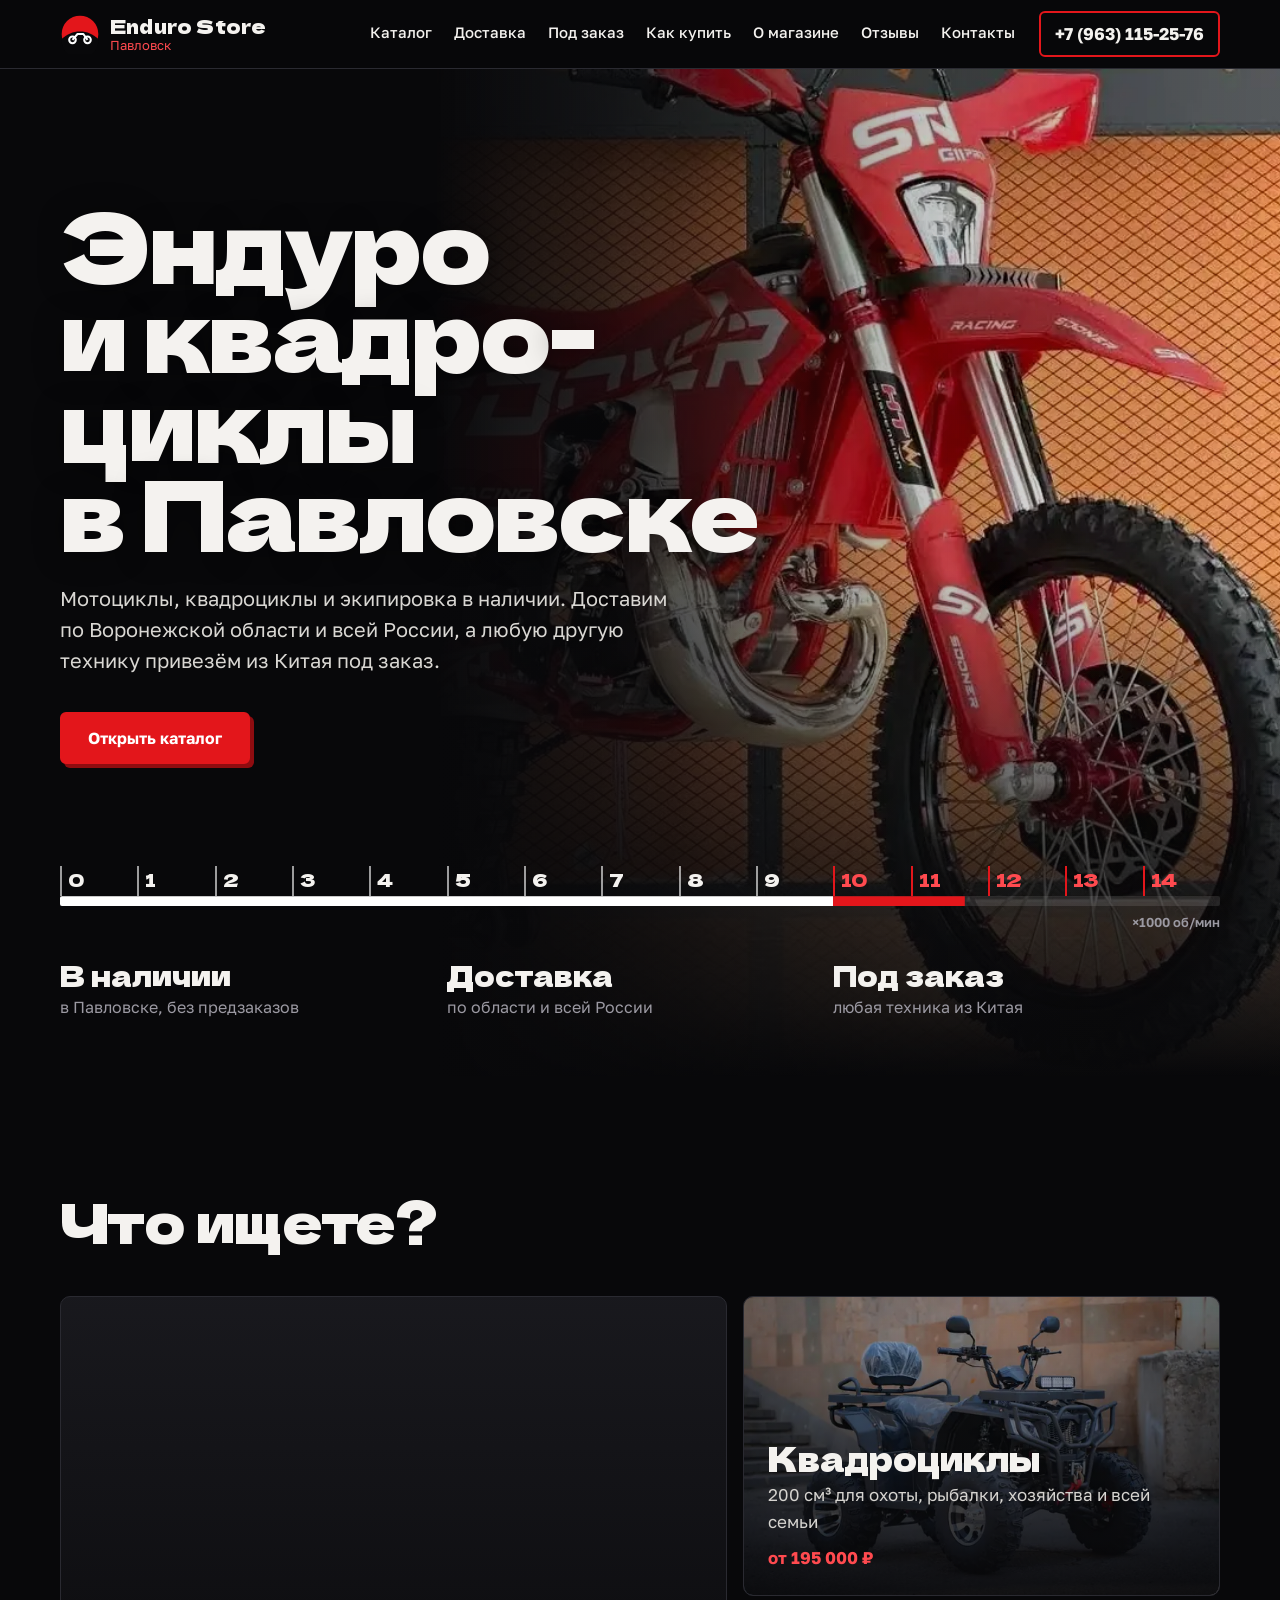
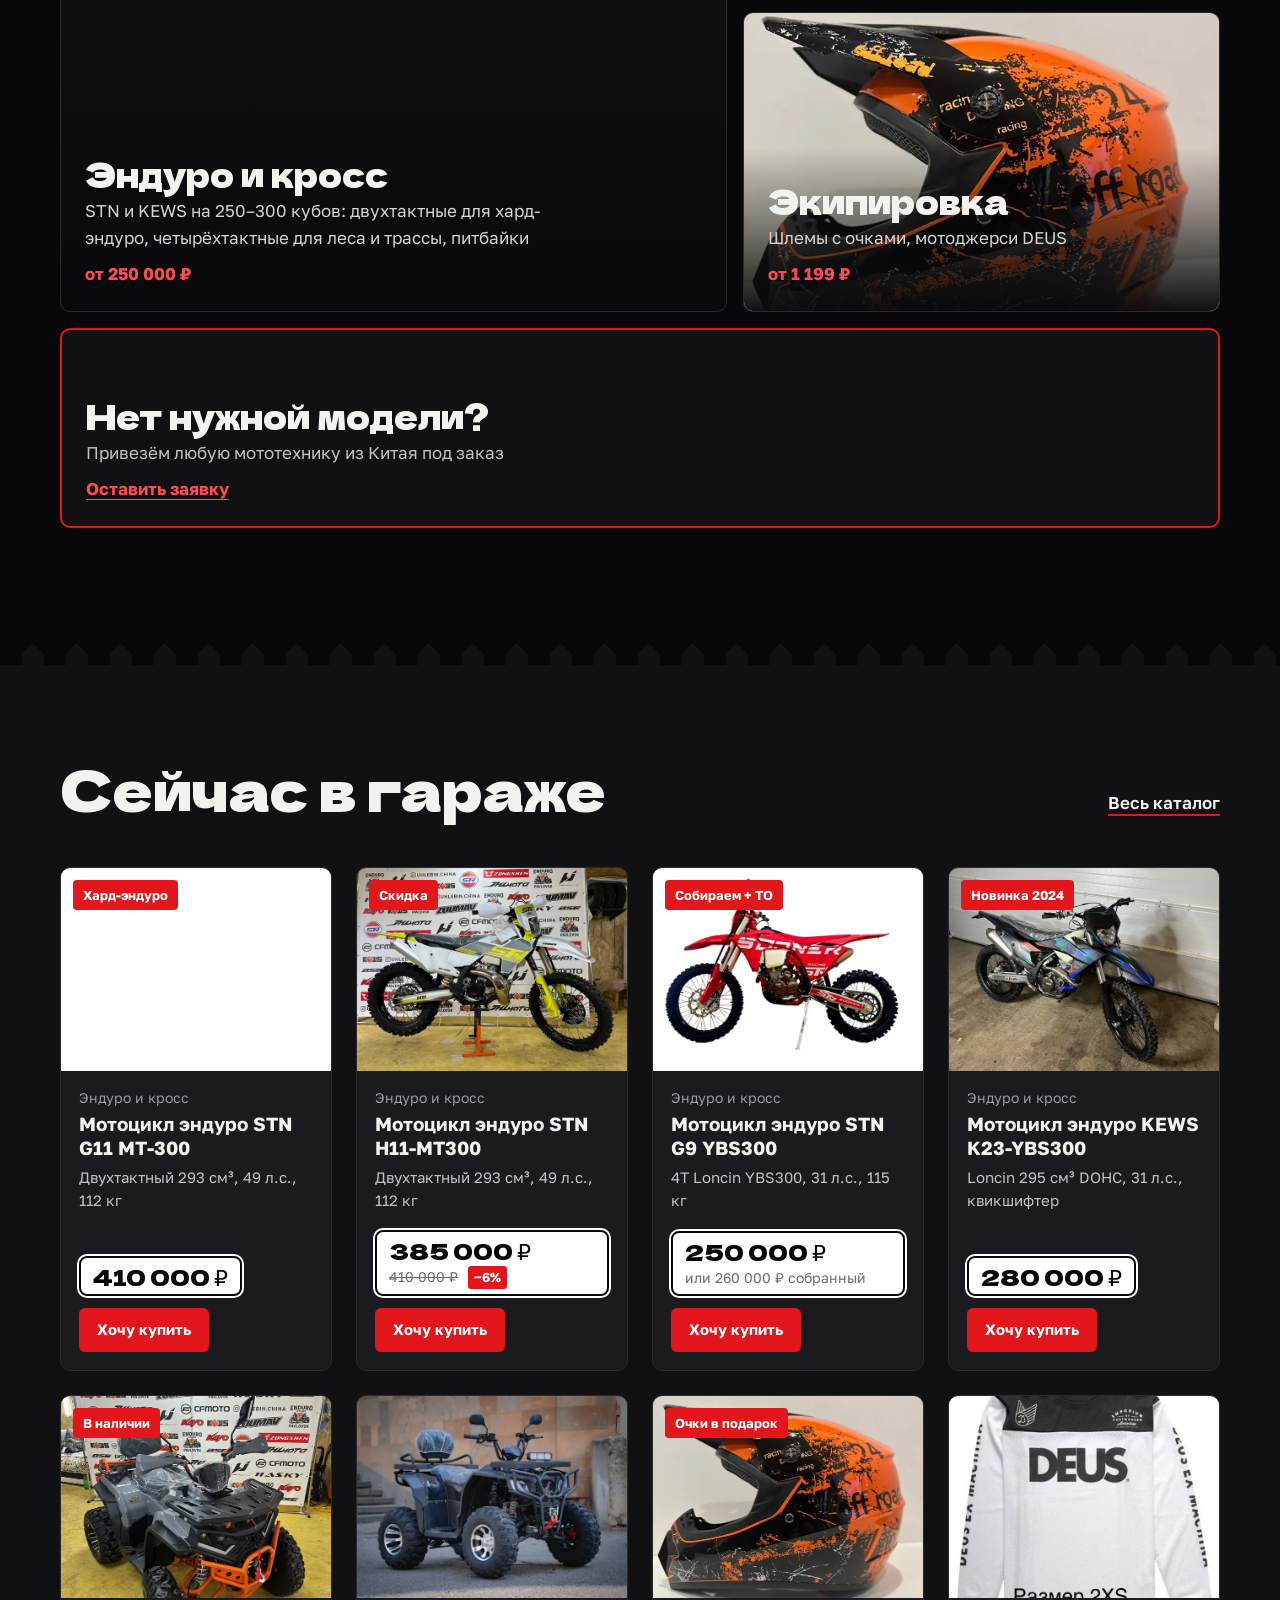
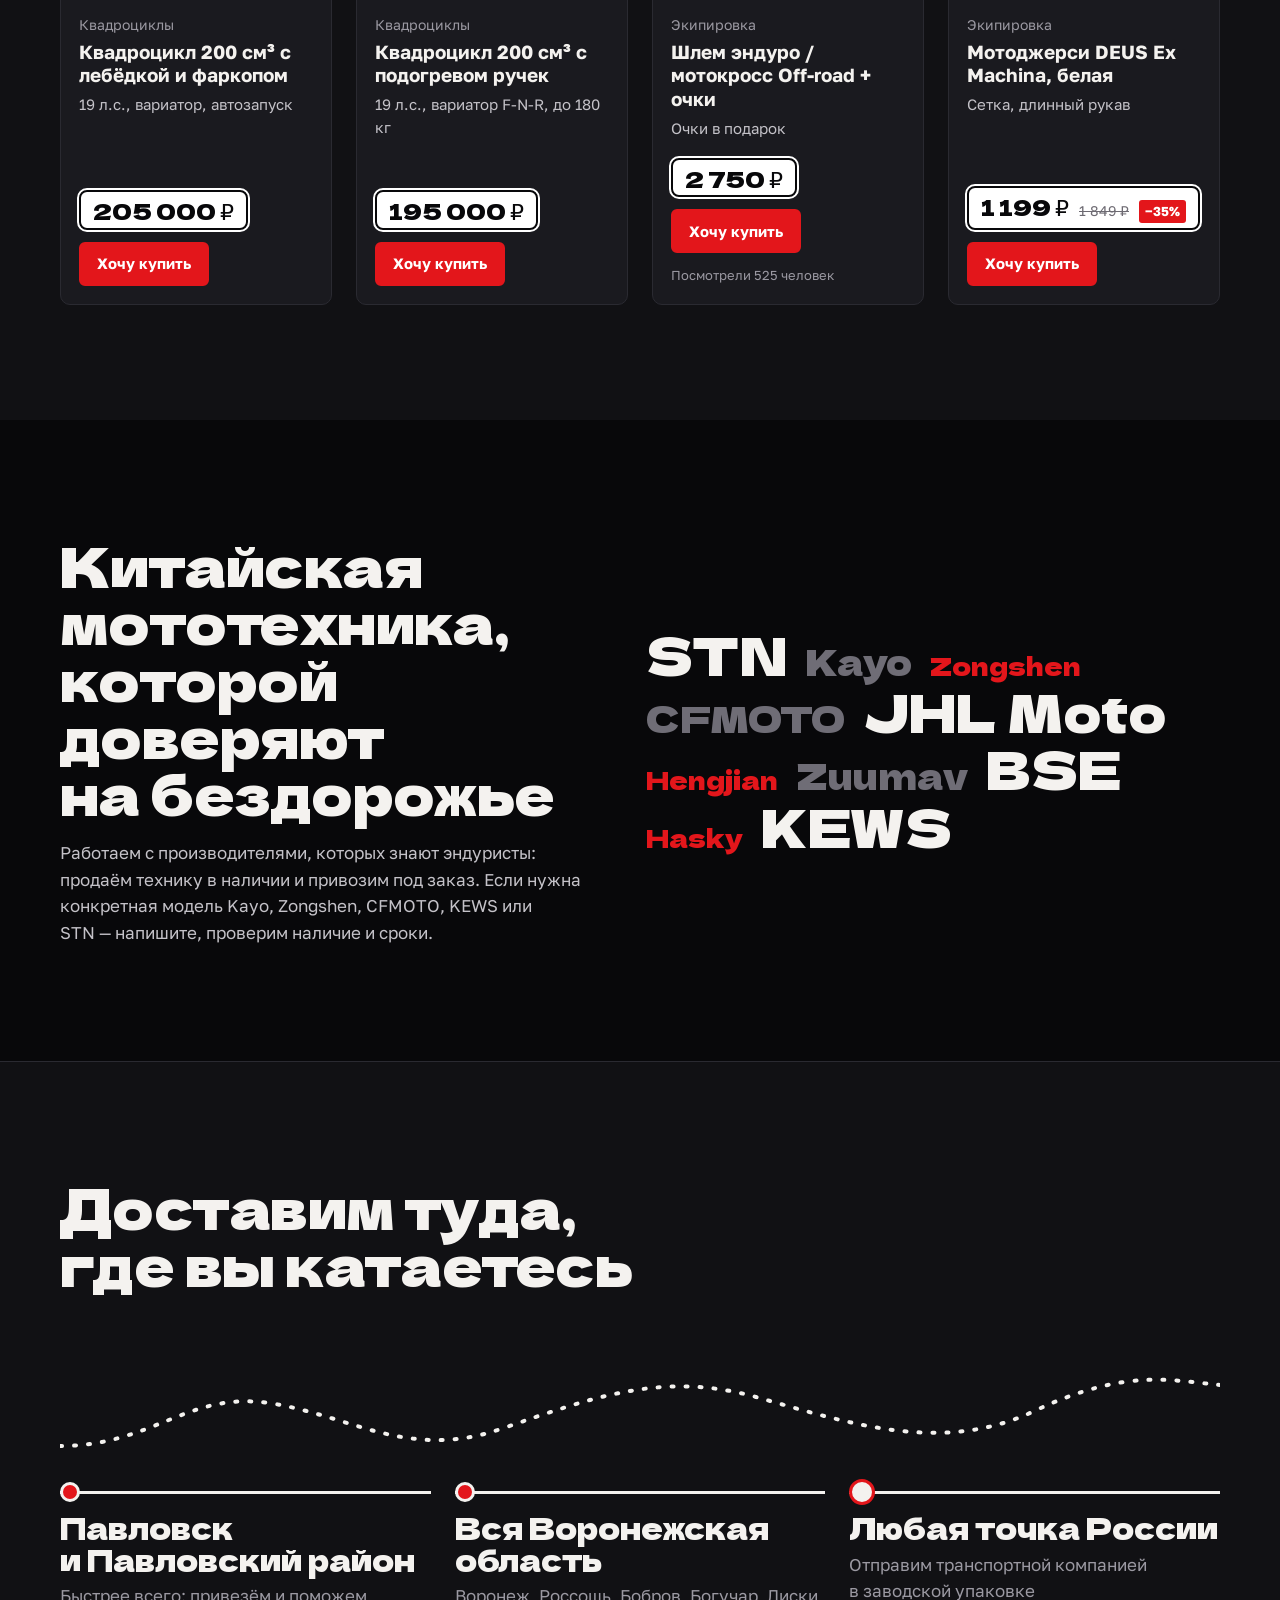
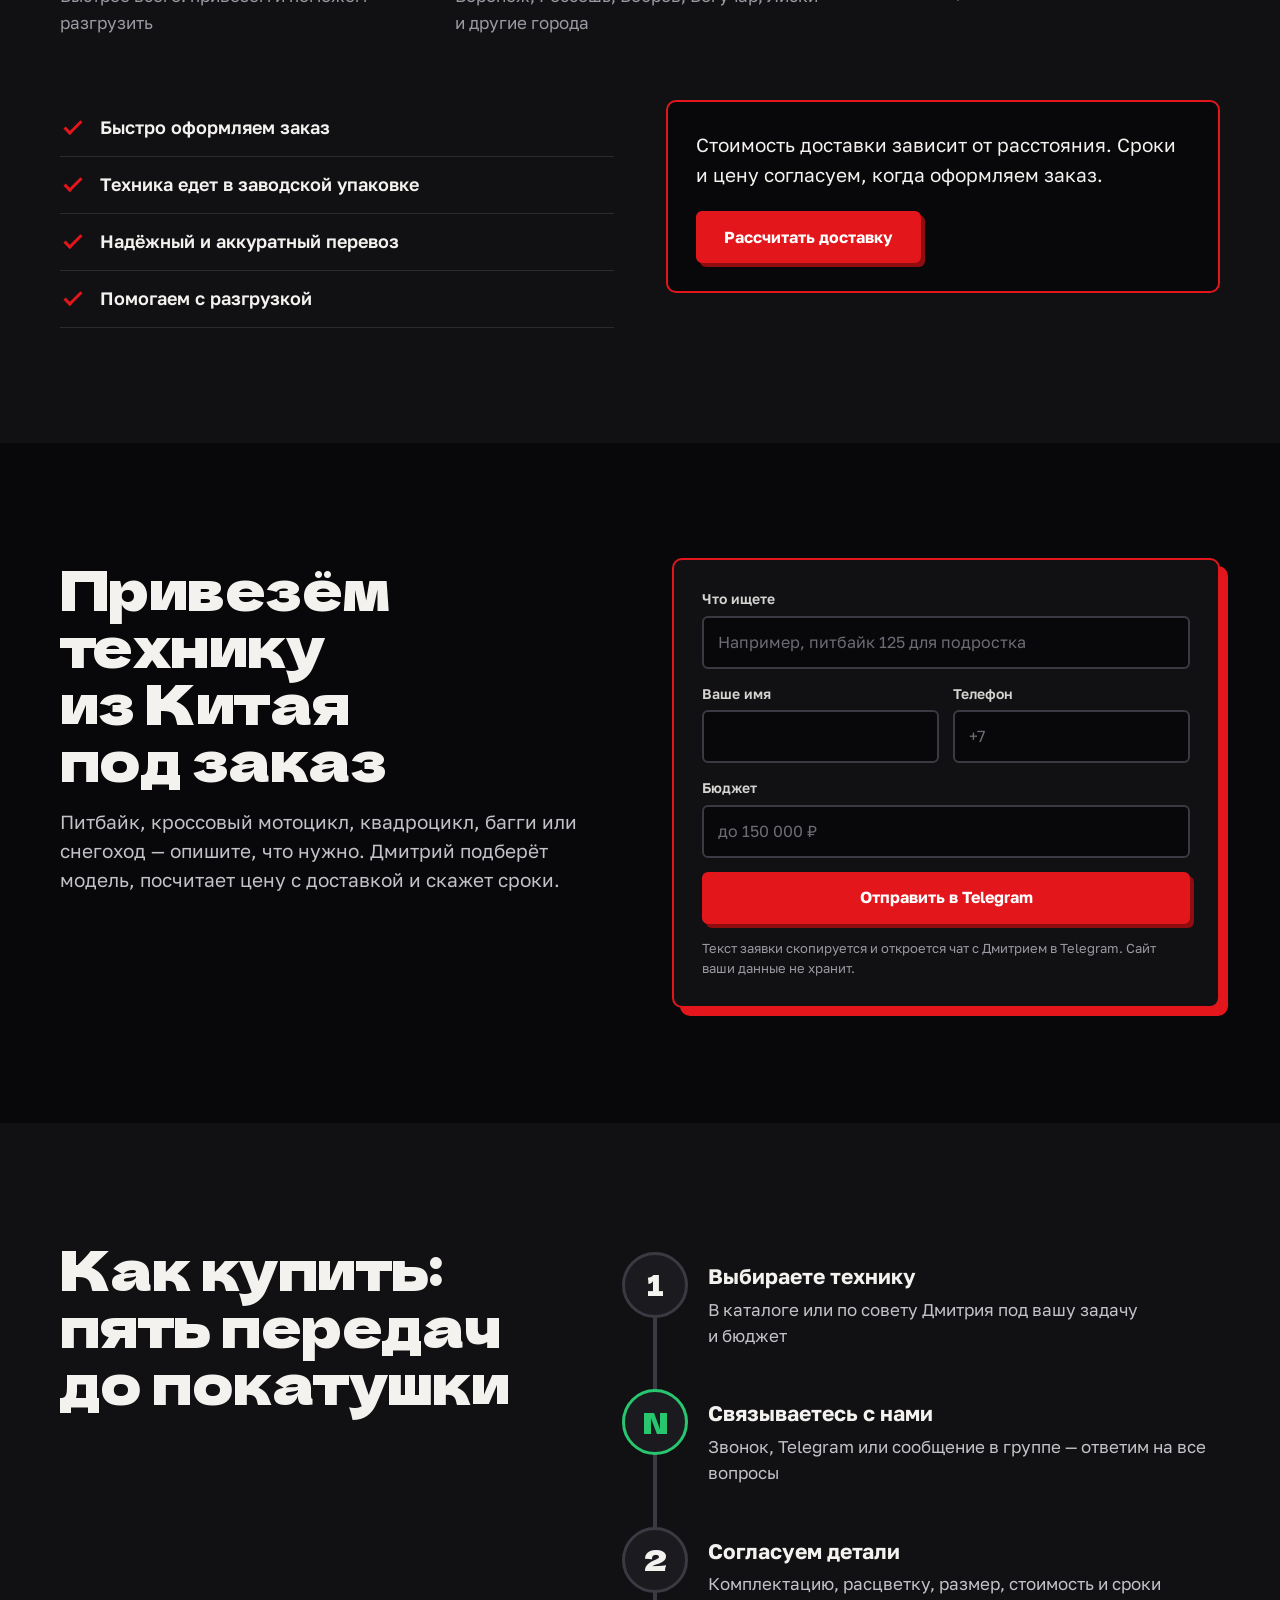
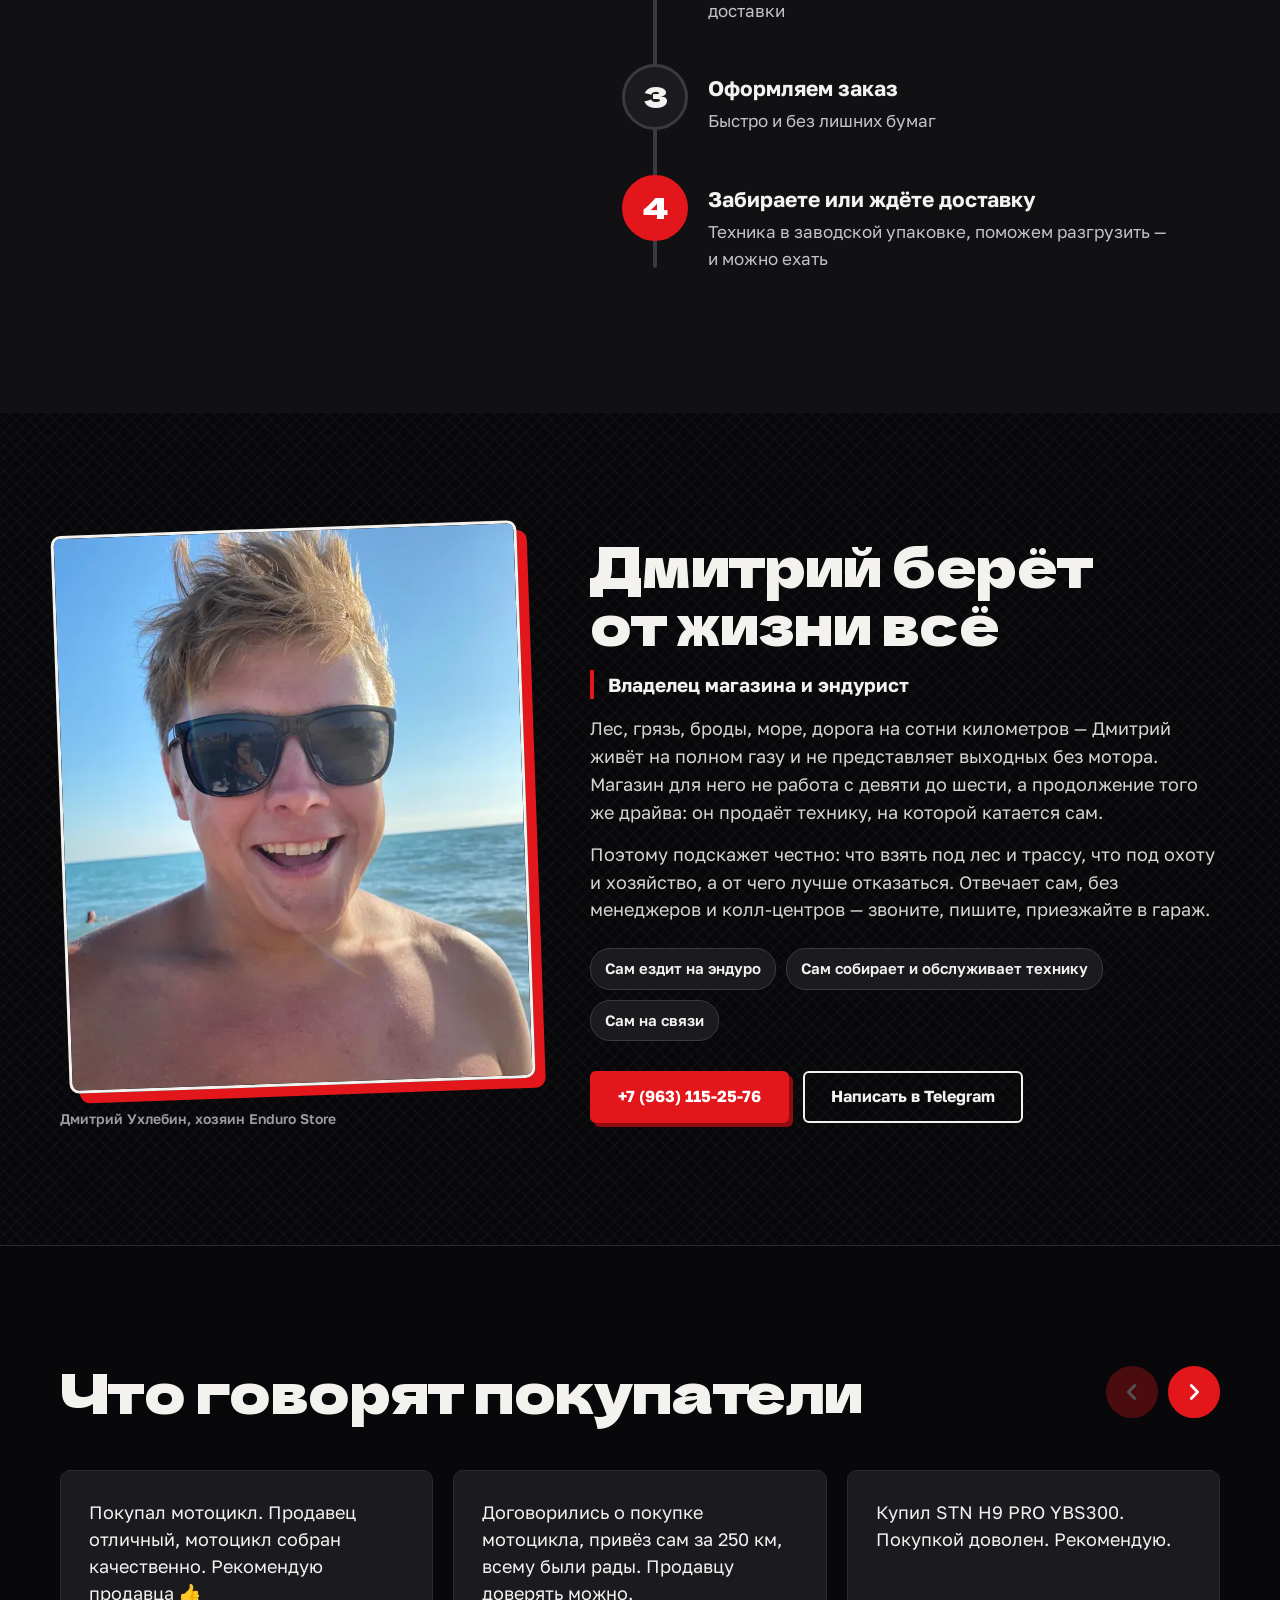
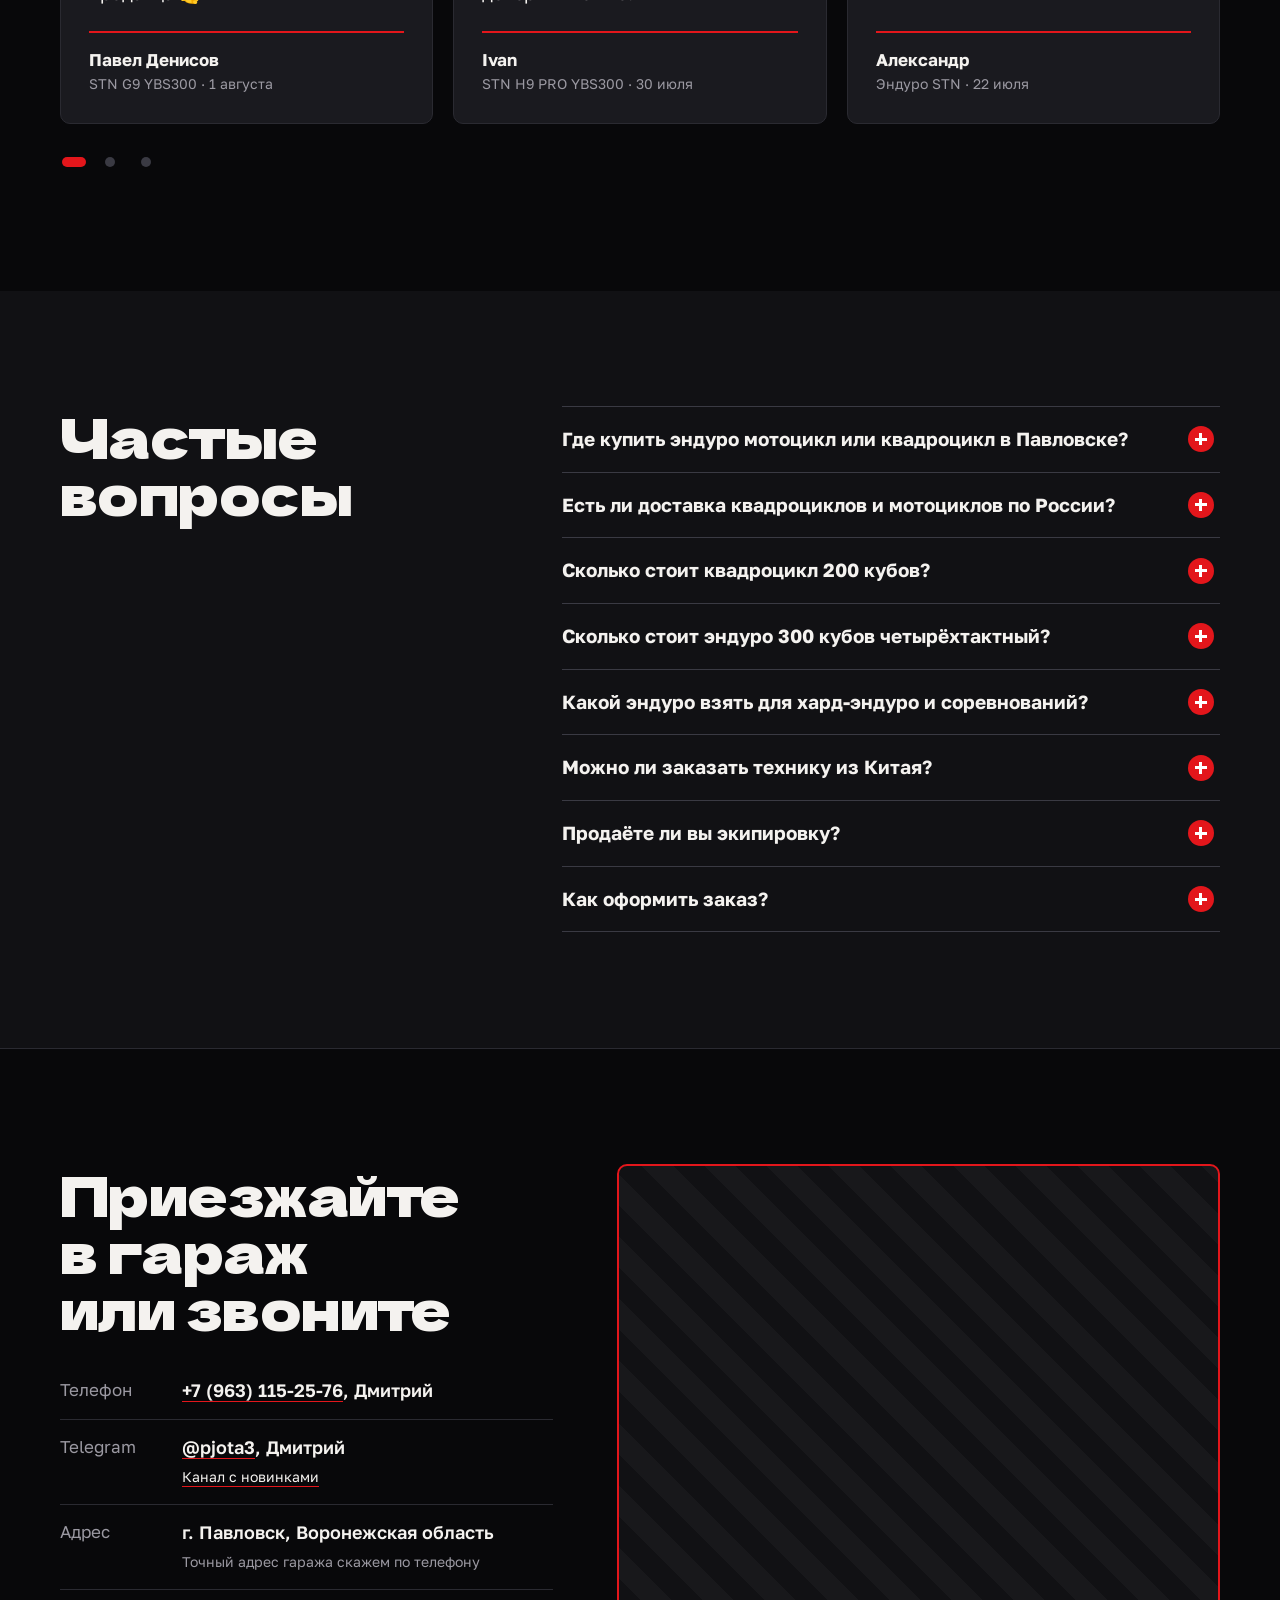
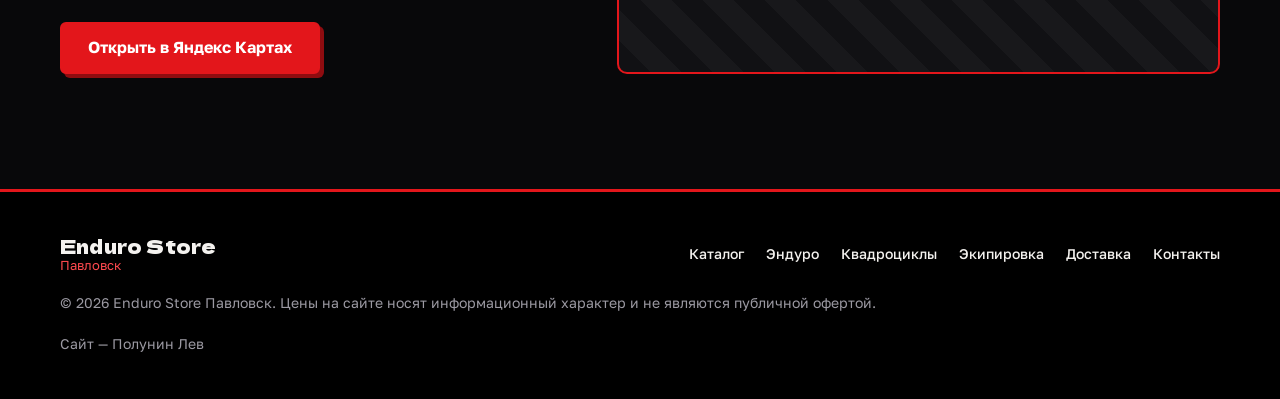
<file: index.html>
<!DOCTYPE html>
<html lang="ru">
<head>
<meta charset="utf-8">
<meta name="viewport" content="width=device-width, initial-scale=1, viewport-fit=cover">
<title>Эндуро мотоциклы и квадроциклы в Павловске — купить с доставкой | Enduro Store</title>
<meta name="description" content="Магазин мототехники Enduro Store в Павловске Воронежской области: эндуро STN и KEWS от 250 000 ₽, квадроциклы 200 см³ от 195 000 ₽, шлемы и мотоджерси. В наличии, доставка по России, техника из Китая под заказ. ☎ +7 963 115-25-76">
<meta name="keywords" content="купить эндуро Павловск, квадроцикл купить Воронежская область, мотоцикл эндуро 300 двухтактный, квадроцикл 200 кубов цена, мотошлем эндуро, мотоджерси, мототехника из Китая под заказ">
<link rel="canonical" href="https://enduro-store-pavlovsk.ru/">
<meta name="robots" content="index, follow, max-image-preview:large">
<meta name="theme-color" content="#08080a">
<meta name="format-detection" content="telephone=no">
<!-- GEO -->
<meta name="geo.region" content="RU-VOR">
<meta name="geo.placename" content="Павловск, Воронежская область">
<meta name="geo.position" content="50.4537;40.1059">
<meta name="ICBM" content="50.4537, 40.1059">
<!-- Open Graph -->
<meta property="og:type" content="website">
<meta property="og:locale" content="ru_RU">
<meta property="og:site_name" content="Enduro Store Павловск">
<meta property="og:title" content="Эндуро и квадроциклы в Павловске — Enduro Store">
<meta property="og:description" content="Мотоциклы эндуро, квадроциклы и экипировка в наличии. Доставка по Воронежской области и всей России.">
<meta property="og:url" content="https://enduro-store-pavlovsk.ru/">
<meta property="og:image" content="https://enduro-store-pavlovsk.ru/og-image.jpg">
<meta property="og:image:width" content="1200">
<meta property="og:image:height" content="630">
<meta name="twitter:card" content="summary_large_image">
<link rel="icon" href="favicon.svg" type="image/svg+xml">
<link rel="icon" href="favicon-32.png" sizes="32x32" type="image/png">
<link rel="apple-touch-icon" href="apple-touch-icon.png">
<link rel="manifest" href="site.webmanifest">
<link rel="preconnect" href="https://fonts.googleapis.com">
<link rel="preconnect" href="https://fonts.gstatic.com" crossorigin>
<link rel="stylesheet" href="https://fonts.googleapis.com/css2?family=Dela+Gothic+One&family=Golos+Text:wght@400;500;600;700&display=swap">
<link rel="preload" as="image" href="img/p/392f068b-1280.webp" type="image/webp" imagesrcset="img/p/392f068b-640.webp 640w, img/p/392f068b-1280.webp 1280w, img/p/392f068b-1440.webp 1440w" imagesizes="(max-width: 900px) 100vw, 64vw">
<link rel="stylesheet" href="css/style.css">
<script type="application/ld+json">
{
  "@context": "https://schema.org",
  "@type": "MotorcycleDealer",
  "@id": "https://enduro-store-pavlovsk.ru/#store",
  "name": "Enduro Store Павловск",
  "alternateName": ["Эндуро Стор Павловск", "UHLEBIN.CHINA"],
  "description": "Магазин мотоциклов эндуро, квадроциклов и мотоэкипировки в Павловске Воронежской области. Доставка по России, техника из Китая под заказ.",
  "url": "https://enduro-store-pavlovsk.ru/",
  "image": "https://enduro-store-pavlovsk.ru/og-image.jpg",
  "logo": "https://enduro-store-pavlovsk.ru/apple-touch-icon.png",
  "telephone": "+7-963-115-25-76",
  "priceRange": "1 199 ₽ — 410 000 ₽",
  "currenciesAccepted": "RUB",
  "address": {
    "@type": "PostalAddress",
    "addressLocality": "Павловск",
    "addressRegion": "Воронежская область",
    "addressCountry": "RU"
  },
  "geo": { "@type": "GeoCoordinates", "latitude": 50.4537, "longitude": 40.1059 },
  "areaServed": [
    { "@type": "City", "name": "Павловск" },
    { "@type": "AdministrativeArea", "name": "Павловский район" },
    { "@type": "AdministrativeArea", "name": "Воронежская область" },
    { "@type": "Country", "name": "Россия" }
  ],
  "employee": { "@type": "Person", "name": "Дмитрий Ухлебин", "jobTitle": "Владелец" },
  "sameAs": ["https://t.me/+3doFF6INnkU2Mjk6", "https://t.me/pjota3"],
  "knowsAbout": ["мотоциклы эндуро", "кроссовые мотоциклы", "питбайки", "квадроциклы", "мотоэкипировка", "мототехника из Китая"]
}
</script>
<script type="application/ld+json">
{
  "@context": "https://schema.org",
  "@type": "FAQPage",
  "mainEntity": [
    {"@type":"Question","name":"Где купить эндуро мотоцикл или квадроцикл в Павловске?","acceptedAnswer":{"@type":"Answer","text":"В магазине Enduro Store в Павловске Воронежской области. Техника из каталога в наличии. Звоните Дмитрию: +7 (963) 115-25-76."}},
    {"@type":"Question","name":"Есть ли доставка квадроциклов и мотоциклов по России?","acceptedAnswer":{"@type":"Answer","text":"Да. Доставляем по Павловску и Павловскому району, по всей Воронежской области и в любую точку России. Стоимость зависит от расстояния, сроки и цену согласуем при оформлении заказа."}},
    {"@type":"Question","name":"Сколько стоит квадроцикл 200 кубов?","acceptedAnswer":{"@type":"Answer","text":"Квадроциклы 200 см³ мощностью 19 л.с. с вариатором — 195 000 ₽ и 205 000 ₽ (модель с лебёдкой, фаркопом и автозапуском)."}},
    {"@type":"Question","name":"Сколько стоит эндуро 300 кубов четырёхтактный?","acceptedAnswer":{"@type":"Answer","text":"STN G9, H9 PRO и V9 на моторе YBS300 — 250 000 ₽ в заводской коробке. G9 в собранном виде с первичным ТО — 260 000 ₽. KEWS K23-YBS300 с квикшифтером — 280 000 ₽."}},
    {"@type":"Question","name":"Какой эндуро подойдёт для хард-эндуро и соревнований?","acceptedAnswer":{"@type":"Answer","text":"STN H11-MT300 и STN G11 MT-300: двухтактный двигатель 293 см³, около 49 л.с., вес 112 кг, регулируемая подвеска, клиренс 380 мм. Цена от 385 000 ₽."}},
    {"@type":"Question","name":"Можно ли заказать технику из Китая?","acceptedAnswer":{"@type":"Answer","text":"Да, привозим под заказ любую мототехнику из Китая. Опишите, что ищете, и Дмитрий подберёт вариант и рассчитает стоимость с доставкой."}},
    {"@type":"Question","name":"Продаёте ли вы мотоэкипировку?","acceptedAnswer":{"@type":"Answer","text":"Да: шлемы эндуро и мотокросс от 2 750 ₽ с очками в подарок, мотоджерси DEUS от 1 199 ₽."}},
    {"@type":"Question","name":"Как оформить заказ?","acceptedAnswer":{"@type":"Answer","text":"Выберите технику в каталоге и нажмите «Хочу купить» — заявка откроется в Telegram. Или позвоните по номеру +7 (963) 115-25-76."}}
  ]
}
</script>
</head>
<body>
<a class="skip" href="#main">Перейти к содержанию</a>

<header class="hdr" id="top">
  <div class="hdr__in wrap">
    <a class="logo" href="./" aria-label="Enduro Store Павловск — на главную">
      <svg class="logo__mark" viewBox="0 0 48 48" aria-hidden="true"><circle cx="24" cy="24" r="22" fill="#e3161b"/><path d="M2 30c7-6 13-9 22-9s15 3 22 9v2a22 22 0 0 1-44 0z" fill="#08080a"/><circle cx="15" cy="31" r="4" fill="none" stroke="#ffffff" stroke-width="2.4"/><circle cx="33" cy="31" r="4" fill="none" stroke="#ffffff" stroke-width="2.4"/><path d="M15 31l6-7h7l5 7" fill="none" stroke="#ffffff" stroke-width="2.4" stroke-linejoin="round"/></svg>
      <span class="logo__txt"><b>Enduro Store</b><small>Павловск</small></span>
    </a>
    <nav class="nav" id="nav" aria-label="Основное меню">
      <a href="catalog.html">Каталог</a>
      <a href="#delivery">Доставка</a>
      <a href="#china">Под заказ</a>
      <a href="#buy">Как купить</a>
      <a href="#owner">О магазине</a>
      <a href="#reviews">Отзывы</a>
      <a href="#contacts">Контакты</a>
      <a class="nav__tel" href="tel:+79631152576">+7 (963) 115-25-76</a>
    </nav>
    <a class="hdr__tel" href="tel:+79631152576">+7 (963) 115-25-76</a>
    <button class="burger" type="button" aria-controls="nav" aria-expanded="false" aria-label="Открыть меню"><span></span><span></span><span></span></button>
  </div>
</header>

<main id="main">

<!-- 1. HERO -->
<section class="hero" aria-labelledby="hero-title">
  <picture class="hero__bg">
    <source type="image/webp" srcset="img/p/392f068b-640.webp 640w, img/p/392f068b-1280.webp 1280w, img/p/392f068b-1440.webp 1440w" sizes="(max-width: 900px) 100vw, 64vw">
    <img src="img/p/392f068b-1280.jpg" width="1280" height="850" alt="Красный эндуро мотоцикл STN G11 MT-300 — Enduro Store Павловск" fetchpriority="high" decoding="async">
  </picture>
  <div class="hero__in wrap">
    <div class="hero__text">
      <h1 class="hero__title" id="hero-title">Эндуро и&nbsp;квадро&shy;циклы в&nbsp;Павловске</h1>
      <p class="hero__lead">Мотоциклы, квадроциклы и&nbsp;экипировка в&nbsp;наличии. Доставим по&nbsp;Воронежской области и&nbsp;всей России, а&nbsp;любую другую технику привезём из&nbsp;Китая под&nbsp;заказ.</p>
      <div class="hero__cta">
        <a class="btn btn--dark" href="catalog.html">Открыть каталог</a>
      </div>
    </div>
  </div>
  <div class="rev wrap" aria-hidden="true">
    <div class="rev__scale">
      <span>0</span><span>1</span><span>2</span><span>3</span><span>4</span><span>5</span><span>6</span><span>7</span><span>8</span><span>9</span><span class="r">10</span><span class="r">11</span><span class="r">12</span><span class="r">13</span><span class="r">14</span>
    </div>
    <div class="rev__bar"><i></i></div>
    <div class="rev__unit">×1000 об/мин</div>
  </div>
  <ul class="facts wrap">
    <li><b>В наличии</b> в&nbsp;Павловске, без&nbsp;предзаказов</li>
    <li><b>Доставка</b> по&nbsp;области и&nbsp;всей России</li>
    <li><b>Под заказ</b> любая техника из&nbsp;Китая</li>
  </ul>
</section>

<!-- 2. CATEGORIES -->
<section class="cats sec" aria-labelledby="cats-title">
  <div class="wrap">
    <h2 class="h2" id="cats-title">Что ищете?</h2>
    <div class="cats__grid">
      <a class="cat cat--enduro" href="catalog.html#cat=enduro">
        <picture><source type="image/webp" srcset="img/p/392f068b-640.webp 640w, img/p/392f068b-1280.webp 1280w" sizes="(max-width: 700px) 92vw, 50vw"><img src="img/p/392f068b-1280.jpg" width="1280" height="850" alt="Мотоцикл эндуро STN G11 MT-300" loading="lazy" decoding="async"></picture>
        <span class="cat__body"><b>Эндуро и&nbsp;кросс</b><span>STN и&nbsp;KEWS на&nbsp;250–300 кубов: двухтактные для хард-эндуро, четырёхтактные для леса и&nbsp;трассы, питбайки</span><em>от&nbsp;250&nbsp;000&nbsp;₽</em></span>
      </a>
      <a class="cat cat--atv" href="catalog.html#cat=atv">
        <picture><source type="image/webp" srcset="img/p/1831abf3-640.webp 640w, img/p/1831abf3-1280.webp 1280w" sizes="(max-width: 700px) 92vw, 50vw"><img src="img/p/1831abf3-1280.jpg" width="1280" height="853" alt="Квадроцикл 200 кубов чёрный" loading="lazy" decoding="async"></picture>
        <span class="cat__body"><b>Квадроциклы</b><span>200&nbsp;см³ для охоты, рыбалки, хозяйства и&nbsp;всей семьи</span><em>от&nbsp;195&nbsp;000&nbsp;₽</em></span>
      </a>
      <a class="cat cat--gear" href="catalog.html#cat=gear">
        <picture><source type="image/webp" srcset="img/p/18cbf653-640.webp 640w, img/p/18cbf653-1280.webp 960w" sizes="(max-width: 700px) 92vw, 25vw"><img src="img/p/18cbf653-1280.jpg" width="960" height="1280" alt="Шлем эндуро мотокросс оранжевый" loading="lazy" decoding="async"></picture>
        <span class="cat__body"><b>Экипировка</b><span>Шлемы с&nbsp;очками, мотоджерси DEUS</span><em>от&nbsp;1&nbsp;199&nbsp;₽</em></span>
      </a>
      <a class="cat cat--china" href="#china">
        <span class="cat__body"><b>Нет нужной модели?</b><span>Привезём любую мототехнику из&nbsp;Китая под&nbsp;заказ</span><em>Оставить заявку</em></span>
      </a>
    </div>
  </div>
</section>

<!-- 3. FEATURED -->
<section class="garage sec sec--dark" aria-labelledby="garage-title">
  <div class="tread" aria-hidden="true"></div>
  <div class="wrap">
    <div class="sec__head">
      <h2 class="h2" id="garage-title">Сейчас в&nbsp;гараже</h2>
      <a class="link" href="catalog.html">Весь каталог</a>
    </div>
    <div class="cards">
<!--CARDS:featured:start-->
<article class="card" data-id="stn-g11-mt300" data-cat="enduro" data-price="410000">
  <a class="card__link" href="catalog.html#p=stn-g11-mt300" data-open="stn-g11-mt300">
    <span class="card__media"><picture class="card__img"><source type="image/webp" srcset="img/p/392f068b-640.webp 640w, img/p/392f068b-1280.webp 1280w" sizes="(max-width: 700px) 92vw, 30vw"><img src="img/p/392f068b-1280.jpg" width="1280" height="850" alt="Мотоцикл эндуро STN G11 MT-300" loading="lazy" decoding="async"></picture><span class="card__badge">Хард-эндуро</span></span>
    <span class="card__cat">Эндуро и кросс</span>
    <h3 class="card__title">Мотоцикл эндуро STN G11 MT-300</h3>
    <span class="card__short">Двухтактный 293 см³, 49 л.с., 112 кг</span>
  </a>
  <div class="card__foot">
    <div class="plate"><b class="plate__price">410 000 ₽</b></div>
    
    <button class="btn btn--small" type="button" data-buy="stn-g11-mt300">Хочу купить</button>
  </div>
</article>
<article class="card" data-id="stn-h11-mt300" data-cat="enduro" data-price="385000">
  <a class="card__link" href="catalog.html#p=stn-h11-mt300" data-open="stn-h11-mt300">
    <span class="card__media"><picture class="card__img"><source type="image/webp" srcset="img/p/2d785ae0-640.webp 640w, img/p/2d785ae0-1280.webp 1280w" sizes="(max-width: 700px) 92vw, 30vw"><img src="img/p/2d785ae0-1280.jpg" width="1280" height="960" alt="Мотоцикл эндуро STN H11-MT300" loading="lazy" decoding="async"></picture><span class="card__badge">Скидка</span></span>
    <span class="card__cat">Эндуро и кросс</span>
    <h3 class="card__title">Мотоцикл эндуро STN H11-MT300</h3>
    <span class="card__short">Двухтактный 293 см³, 49 л.с., 112 кг</span>
  </a>
  <div class="card__foot">
    <div class="plate"><b class="plate__price">385 000 ₽</b><s class="plate__old">410 000 ₽</s><span class="plate__off">−6%</span></div>
    
    <button class="btn btn--small" type="button" data-buy="stn-h11-mt300">Хочу купить</button>
  </div>
</article>
<article class="card" data-id="stn-g9-ybs300" data-cat="enduro" data-price="250000">
  <a class="card__link" href="catalog.html#p=stn-g9-ybs300" data-open="stn-g9-ybs300">
    <span class="card__media"><picture class="card__img"><source type="image/webp" srcset="img/p/4cc6a685-640.webp 640w, img/p/4cc6a685-1280.webp 1280w" sizes="(max-width: 700px) 92vw, 30vw"><img src="img/p/4cc6a685-1280.jpg" width="1250" height="957" alt="Мотоцикл эндуро STN G9 YBS300" loading="lazy" decoding="async"></picture><span class="card__badge">Собираем + ТО</span></span>
    <span class="card__cat">Эндуро и кросс</span>
    <h3 class="card__title">Мотоцикл эндуро STN G9 YBS300</h3>
    <span class="card__short">4T Loncin YBS300, 31 л.с., 115 кг</span>
  </a>
  <div class="card__foot">
    <div class="plate"><b class="plate__price">250 000 ₽</b><span class="plate__old plate__old--plain">или 260 000 ₽ собранный</span></div>
    
    <button class="btn btn--small" type="button" data-buy="stn-g9-ybs300">Хочу купить</button>
  </div>
</article>
<article class="card" data-id="kews-k23-ybs300" data-cat="enduro" data-price="280000">
  <a class="card__link" href="catalog.html#p=kews-k23-ybs300" data-open="kews-k23-ybs300">
    <span class="card__media"><picture class="card__img"><source type="image/webp" srcset="img/p/1eaa7c37-640.webp 640w, img/p/1eaa7c37-1280.webp 1280w" sizes="(max-width: 700px) 92vw, 30vw"><img src="img/p/1eaa7c37-1280.jpg" width="1280" height="960" alt="Мотоцикл эндуро KEWS K23-YBS300" loading="lazy" decoding="async"></picture><span class="card__badge">Новинка 2024</span></span>
    <span class="card__cat">Эндуро и кросс</span>
    <h3 class="card__title">Мотоцикл эндуро KEWS K23-YBS300</h3>
    <span class="card__short">Loncin 295 см³ DOHC, 31 л.с., квикшифтер</span>
  </a>
  <div class="card__foot">
    <div class="plate"><b class="plate__price">280 000 ₽</b></div>
    
    <button class="btn btn--small" type="button" data-buy="kews-k23-ybs300">Хочу купить</button>
  </div>
</article>
<article class="card" data-id="atv-200-winch" data-cat="atv" data-price="205000">
  <a class="card__link" href="catalog.html#p=atv-200-winch" data-open="atv-200-winch">
    <span class="card__media"><picture class="card__img"><source type="image/webp" srcset="img/p/08a888f7-640.webp 640w, img/p/08a888f7-1280.webp 1280w" sizes="(max-width: 700px) 92vw, 30vw"><img src="img/p/08a888f7-1280.jpg" width="1280" height="1707" alt="Квадроцикл 200 см³ с лебёдкой и фаркопом" loading="lazy" decoding="async"></picture><span class="card__badge">В наличии</span></span>
    <span class="card__cat">Квадроциклы</span>
    <h3 class="card__title">Квадроцикл 200 см³ с лебёдкой и фаркопом</h3>
    <span class="card__short">19 л.с., вариатор, автозапуск</span>
  </a>
  <div class="card__foot">
    <div class="plate"><b class="plate__price">205 000 ₽</b></div>
    
    <button class="btn btn--small" type="button" data-buy="atv-200-winch">Хочу купить</button>
  </div>
</article>
<article class="card" data-id="atv-200-black" data-cat="atv" data-price="195000">
  <a class="card__link" href="catalog.html#p=atv-200-black" data-open="atv-200-black">
    <span class="card__media"><picture class="card__img"><source type="image/webp" srcset="img/p/1831abf3-640.webp 640w, img/p/1831abf3-1280.webp 1280w" sizes="(max-width: 700px) 92vw, 30vw"><img src="img/p/1831abf3-1280.jpg" width="1280" height="853" alt="Квадроцикл 200 см³ с подогревом ручек" loading="lazy" decoding="async"></picture></span>
    <span class="card__cat">Квадроциклы</span>
    <h3 class="card__title">Квадроцикл 200 см³ с подогревом ручек</h3>
    <span class="card__short">19 л.с., вариатор F-N-R, до 180 кг</span>
  </a>
  <div class="card__foot">
    <div class="plate"><b class="plate__price">195 000 ₽</b></div>
    
    <button class="btn btn--small" type="button" data-buy="atv-200-black">Хочу купить</button>
  </div>
</article>
<article class="card" data-id="helmet-offroad" data-cat="gear" data-price="2750">
  <a class="card__link" href="catalog.html#p=helmet-offroad" data-open="helmet-offroad">
    <span class="card__media"><picture class="card__img"><source type="image/webp" srcset="img/p/18cbf653-640.webp 640w, img/p/18cbf653-1280.webp 1280w" sizes="(max-width: 700px) 92vw, 30vw"><img src="img/p/18cbf653-1280.jpg" width="960" height="1280" alt="Шлем эндуро / мотокросс Off-road + очки" loading="lazy" decoding="async"></picture><span class="card__badge">Очки в подарок</span></span>
    <span class="card__cat">Экипировка</span>
    <h3 class="card__title">Шлем эндуро / мотокросс Off-road + очки</h3>
    <span class="card__short">Очки в подарок</span>
  </a>
  <div class="card__foot">
    <div class="plate"><b class="plate__price">2 750 ₽</b></div>
    <span class="card__views">Посмотрели 525 человек</span>
    <button class="btn btn--small" type="button" data-buy="helmet-offroad">Хочу купить</button>
  </div>
</article>
<article class="card" data-id="jersey-deus-white" data-cat="gear" data-price="1199">
  <a class="card__link" href="catalog.html#p=jersey-deus-white" data-open="jersey-deus-white">
    <span class="card__media"><picture class="card__img"><source type="image/webp" srcset="img/p/2d881dc8-640.webp 640w, img/p/2d881dc8-1280.webp 1280w" sizes="(max-width: 700px) 92vw, 30vw"><img src="img/p/2d881dc8-1280.jpg" width="800" height="800" alt="Мотоджерси DEUS Ex Machina, белая" loading="lazy" decoding="async"></picture></span>
    <span class="card__cat">Экипировка</span>
    <h3 class="card__title">Мотоджерси DEUS Ex Machina, белая</h3>
    <span class="card__short">Сетка, длинный рукав</span>
  </a>
  <div class="card__foot">
    <div class="plate"><b class="plate__price">1 199 ₽</b><s class="plate__old">1 849 ₽</s><span class="plate__off">−35%</span></div>
    
    <button class="btn btn--small" type="button" data-buy="jersey-deus-white">Хочу купить</button>
  </div>
</article>
<!--CARDS:featured:end-->
    </div>
  </div>
</section>

<!-- 4. BRANDS -->
<section class="brands sec" aria-labelledby="brands-title">
  <div class="wrap brands__in">
    <div class="brands__text">
      <h2 class="h2" id="brands-title">Китайская мототехника, которой доверяют на&nbsp;бездорожье</h2>
      <p>Работаем с&nbsp;производителями, которых знают эндуристы: продаём технику в&nbsp;наличии и&nbsp;привозим под&nbsp;заказ. Если нужна конкретная модель Kayo, Zongshen, CFMOTO, KEWS или STN&nbsp;— напишите, проверим наличие и&nbsp;сроки.</p>
    </div>
    <ul class="brands__wall">
      <li class="w1">STN</li><li class="w2">Kayo</li><li class="w3">Zongshen</li><li class="w2">CFMOTO</li><li class="w1">JHL Moto</li><li class="w3">Hengjian</li><li class="w2">Zuumav</li><li class="w1">BSE</li><li class="w3">Hasky</li><li class="w1">KEWS</li>
    </ul>
  </div>
</section>

<!-- 5. DELIVERY -->
<section class="delivery sec sec--paper" id="delivery" aria-labelledby="delivery-title">
  <div class="wrap">
    <h2 class="h2" id="delivery-title">Доставим туда, где вы&nbsp;катаетесь</h2>
    <div class="route">
      <svg class="route__line" viewBox="0 0 1000 120" preserveAspectRatio="none" aria-hidden="true"><path d="M0 95 C 80 95 110 40 180 52 S 300 110 380 78 S 520 20 600 46 S 760 104 840 60 S 960 30 1000 34" /></svg>
      <ol class="route__stops">
        <li><b>Павловск и&nbsp;Павловский район</b><span>Быстрее всего: привезём и&nbsp;поможем разгрузить</span></li>
        <li><b>Вся Воронежская область</b><span>Воронеж, Россошь, Бобров, Богучар, Лиски и&nbsp;другие города</span></li>
        <li><b>Любая точка России</b><span>Отправим транспортной компанией в&nbsp;заводской упаковке</span></li>
      </ol>
    </div>
    <div class="delivery__grid">
      <ul class="ticks">
        <li>Быстро оформляем заказ</li>
        <li>Техника едет в&nbsp;заводской упаковке</li>
        <li>Надёжный и&nbsp;аккуратный перевоз</li>
        <li>Помогаем с&nbsp;разгрузкой</li>
      </ul>
      <div class="note">
        <p>Стоимость доставки зависит от&nbsp;расстояния. Сроки и&nbsp;цену согласуем, когда оформляем заказ.</p>
        <a class="btn btn--dark" href="#contacts">Рассчитать доставку</a>
      </div>
    </div>
  </div>
</section>

<!-- 6. CHINA -->
<section class="china sec sec--orange" id="china" aria-labelledby="china-title">
  <div class="wrap china__in">
    <div>
      <h2 class="h2" id="china-title">Привезём технику из&nbsp;Китая под&nbsp;заказ</h2>
      <p class="china__lead">Питбайк, кроссовый мотоцикл, квадроцикл, багги или снегоход&nbsp;— опишите, что нужно. Дмитрий подберёт модель, посчитает цену с&nbsp;доставкой и&nbsp;скажет сроки.</p>
    </div>
    <form class="form" id="china-form" novalidate>
      <label class="fld"><span>Что ищете</span><input name="what" type="text" required placeholder="Например, питбайк 125 для подростка" autocomplete="off"></label>
      <label class="fld"><span>Ваше имя</span><input name="name" type="text" required autocomplete="given-name"></label>
      <label class="fld"><span>Телефон</span><input name="phone" type="tel" required placeholder="+7" autocomplete="tel" inputmode="tel"></label>
      <label class="fld fld--full"><span>Бюджет</span><input name="budget" type="text" placeholder="до 150 000 ₽" autocomplete="off"></label>
      <button class="btn btn--dark btn--wide" type="submit">Отправить в&nbsp;Telegram</button>
      <p class="form__hint">Текст заявки скопируется и&nbsp;откроется чат с&nbsp;Дмитрием в&nbsp;Telegram. Сайт ваши данные не&nbsp;хранит.</p>
    </form>
  </div>
</section>

<!-- 7. HOW TO BUY -->
<section class="buy sec sec--dark" id="buy" aria-labelledby="buy-title">
  <div class="wrap buy__in">
    <h2 class="h2" id="buy-title">Как купить: пять передач до&nbsp;покатушки</h2>
    <ol class="shift">
      <li><i>1</i><div><b>Выбираете технику</b><span>В&nbsp;каталоге или по&nbsp;совету Дмитрия под вашу задачу и&nbsp;бюджет</span></div></li>
      <li class="n"><i>N</i><div><b>Связываетесь с&nbsp;нами</b><span>Звонок, Telegram или сообщение в&nbsp;группе&nbsp;— ответим на&nbsp;все вопросы</span></div></li>
      <li><i>2</i><div><b>Согласуем детали</b><span>Комплектацию, расцветку, размер, стоимость и&nbsp;сроки доставки</span></div></li>
      <li><i>3</i><div><b>Оформляем заказ</b><span>Быстро и&nbsp;без&nbsp;лишних бумаг</span></div></li>
      <li><i>4</i><div><b>Забираете или ждёте доставку</b><span>Техника в&nbsp;заводской упаковке, поможем разгрузить&nbsp;— и&nbsp;можно ехать</span></div></li>
    </ol>
  </div>
</section>

<!-- 8. OWNER -->
<section class="owner sec sec--osb" id="owner" aria-labelledby="owner-title">
  <div class="wrap owner__in">
    <figure class="owner__pic">
      <picture><source type="image/webp" srcset="img/owner-dmitry-640.webp 640w, img/owner-dmitry-1000.webp 1000w" sizes="(max-width: 900px) 92vw, 40vw"><img src="img/owner-dmitry-1000.jpg" width="1000" height="1334" alt="Дмитрий Ухлебин, владелец Enduro Store в Павловске" loading="lazy" decoding="async"></picture>
      <figcaption>Дмитрий Ухлебин, хозяин Enduro Store</figcaption>
    </figure>
    <div class="owner__text">
      <h2 class="h2" id="owner-title">Дмитрий берёт от&nbsp;жизни всё</h2>
      <p class="owner__name">Владелец магазина и&nbsp;эндурист</p>
      <p>Лес, грязь, броды, море, дорога на&nbsp;сотни километров&nbsp;— Дмитрий живёт на&nbsp;полном газу и&nbsp;не&nbsp;представляет выходных без мотора. Магазин для него не&nbsp;работа с&nbsp;девяти до&nbsp;шести, а&nbsp;продолжение того же драйва: он&nbsp;продаёт технику, на&nbsp;которой катается сам.</p>
      <p>Поэтому подскажет честно: что взять под лес и&nbsp;трассу, что под охоту и&nbsp;хозяйство, а&nbsp;от&nbsp;чего лучше отказаться. Отвечает сам, без менеджеров и&nbsp;колл-центров&nbsp;— звоните, пишите, приезжайте в&nbsp;гараж.</p>
      <ul class="owner__drive">
        <li>Сам ездит на&nbsp;эндуро</li>
        <li>Сам собирает и&nbsp;обслуживает технику</li>
        <li>Сам на&nbsp;связи</li>
      </ul>
      <div class="owner__cta">
        <a class="btn btn--dark" href="tel:+79631152576">+7 (963) 115-25-76</a>
        <a class="btn btn--line" href="https://t.me/pjota3" target="_blank" rel="noopener">Написать в Telegram</a>
      </div>
    </div>
  </div>
</section>

<!-- 9. REVIEWS -->
<section class="reviews sec" id="reviews" aria-labelledby="reviews-title">
  <div class="wrap">
    <div class="sec__head">
      <h2 class="h2" id="reviews-title">Что говорят покупатели</h2>
      <div class="slider__nav">
        <button class="sbtn" type="button" data-slide="prev" aria-label="Предыдущий отзыв"><svg viewBox="0 0 24 24" aria-hidden="true"><path d="M15 5l-7 7 7 7"/></svg></button>
        <button class="sbtn" type="button" data-slide="next" aria-label="Следующий отзыв"><svg viewBox="0 0 24 24" aria-hidden="true"><path d="M9 5l7 7-7 7"/></svg></button>
      </div>
    </div>
    <div class="slider" data-slider aria-roledescription="карусель" aria-label="Отзывы покупателей">
      <div class="slider__track">
        <blockquote class="rv" aria-roledescription="слайд">
          <p>Покупал мотоцикл. Продавец отличный, мотоцикл собран качественно. Рекомендую продавца&nbsp;👍</p>
          <footer><b>Павел Денисов</b><span>STN G9 YBS300 · 1 августа</span></footer>
        </blockquote>
        <blockquote class="rv" aria-roledescription="слайд">
          <p>Договорились о&nbsp;покупке мотоцикла, привёз сам за&nbsp;250&nbsp;км, всему были рады. Продавцу доверять можно.</p>
          <footer><b>Ivan</b><span>STN H9 PRO YBS300 · 30 июля</span></footer>
        </blockquote>
        <blockquote class="rv" aria-roledescription="слайд">
          <p>Купил STN H9 PRO YBS300. Покупкой доволен. Рекомендую.</p>
          <footer><b>Александр</b><span>Эндуро STN · 22 июля</span></footer>
        </blockquote>
        <blockquote class="rv" aria-roledescription="слайд">
          <p>Всё рассказал, показал. Отличный продавец.</p>
          <footer><b>Роман</b><span>KEWS K16 NB300 · 6 апреля</span></footer>
        </blockquote>
        <blockquote class="rv" aria-roledescription="слайд">
          <p>Косилка крутая! Мечта сбылась! Продавцу спасибо!</p>
          <footer><b>Покупатель</b><span>Газонокосилка с дистанционным управлением, под заказ · сентябрь</span></footer>
        </blockquote>
      </div>
    </div>
    <div class="slider__dots" data-dots></div>
  </div>
</section>

<!-- 10. FAQ -->
<section class="faq sec sec--paper" id="faq" aria-labelledby="faq-title">
  <div class="wrap faq__in">
    <h2 class="h2" id="faq-title">Частые вопросы</h2>
    <div class="faq__list">
      <details><summary>Где купить эндуро мотоцикл или квадроцикл в&nbsp;Павловске?</summary><p>В&nbsp;Enduro Store в&nbsp;Павловске Воронежской области. Всё из&nbsp;каталога в&nbsp;наличии, без ожидания поставок. Звоните Дмитрию: <a href="tel:+79631152576">+7 (963) 115-25-76</a>.</p></details>
      <details><summary>Есть ли доставка квадроциклов и&nbsp;мотоциклов по&nbsp;России?</summary><p>Да. Возим по&nbsp;Павловску и&nbsp;району, по&nbsp;всей Воронежской области и&nbsp;в&nbsp;любую точку России. Стоимость зависит от&nbsp;расстояния, сроки и&nbsp;цену согласуем при оформлении.</p></details>
      <details><summary>Сколько стоит квадроцикл 200 кубов?</summary><p>Сейчас в&nbsp;наличии две модели 200&nbsp;см³ на&nbsp;19&nbsp;л.с. с&nbsp;вариатором: за&nbsp;195&nbsp;000&nbsp;₽ с&nbsp;подогревом ручек и&nbsp;за&nbsp;205&nbsp;000&nbsp;₽ с&nbsp;лебёдкой, фаркопом и&nbsp;автозапуском.</p></details>
      <details><summary>Сколько стоит эндуро 300 кубов четырёхтактный?</summary><p>STN G9, H9 PRO и&nbsp;V9 на&nbsp;моторе YBS300&nbsp;— 250&nbsp;000&nbsp;₽ в&nbsp;заводской коробке. G9 собранный и&nbsp;с&nbsp;первичным ТО&nbsp;— 260&nbsp;000&nbsp;₽. KEWS K23-YBS300 с&nbsp;квикшифтером&nbsp;— 280&nbsp;000&nbsp;₽.</p></details>
      <details><summary>Какой эндуро взять для хард-эндуро и&nbsp;соревнований?</summary><p>STN H11-MT300 или STN G11 MT-300: двухтактный мотор 293&nbsp;см³, около 49&nbsp;л.с., вес 112&nbsp;кг, регулируемая подвеска и&nbsp;клиренс 380&nbsp;мм. Цена от&nbsp;385&nbsp;000&nbsp;₽.</p></details>
      <details><summary>Можно ли заказать технику из&nbsp;Китая?</summary><p>Да, привезём любую мототехнику под заказ. <a href="#china">Опишите, что ищете</a>&nbsp;— посчитаем цену с&nbsp;доставкой.</p></details>
      <details><summary>Продаёте ли вы&nbsp;экипировку?</summary><p>Да: шлемы для эндуро и&nbsp;мотокросса за&nbsp;2&nbsp;750&nbsp;₽ с&nbsp;очками в&nbsp;подарок и&nbsp;мотоджерси DEUS за&nbsp;1&nbsp;199&nbsp;₽.</p></details>
      <details><summary>Как оформить заказ?</summary><p>Нажмите «Хочу купить» у&nbsp;товара в&nbsp;<a href="catalog.html">каталоге</a>&nbsp;— заявка откроется в&nbsp;Telegram. Или просто позвоните.</p></details>
    </div>
  </div>
</section>

<!-- 11. CONTACTS + MAP -->
<section class="contacts sec sec--dark" id="contacts" aria-labelledby="contacts-title">
  <div class="wrap contacts__in">
    <div class="contacts__text">
      <h2 class="h2" id="contacts-title">Приезжайте в&nbsp;гараж или звоните</h2>
      <dl class="cl">
        <div><dt>Телефон</dt><dd><a href="tel:+79631152576">+7 (963) 115-25-76</a>, Дмитрий</dd></div>
        <div><dt>Telegram</dt><dd><a href="https://t.me/pjota3" target="_blank" rel="noopener">@pjota3</a>, Дмитрий<br><small><a href="https://t.me/+3doFF6INnkU2Mjk6" target="_blank" rel="noopener">Канал с новинками</a></small></dd></div>
        <div><dt>Адрес</dt><dd>г.&nbsp;Павловск, Воронежская область<br><small>Точный адрес гаража скажем по&nbsp;телефону</small></dd></div>
      </dl>
      <a class="btn btn--yellow" href="https://yandex.ru/maps/?ll=40.1059%2C50.4537&z=13&text=%D0%9F%D0%B0%D0%B2%D0%BB%D0%BE%D0%B2%D1%81%D0%BA%2C%20%D0%92%D0%BE%D1%80%D0%BE%D0%BD%D0%B5%D0%B6%D1%81%D0%BA%D0%B0%D1%8F%20%D0%BE%D0%B1%D0%BB%D0%B0%D1%81%D1%82%D1%8C" target="_blank" rel="noopener">Открыть в&nbsp;Яндекс Картах</a>
    </div>
    <div class="map" data-map="https://yandex.ru/map-widget/v1/?ll=40.1059%2C50.4537&z=13&pt=40.1059%2C50.4537%2Cpm2orm&lang=ru_RU">
      <button class="map__load" type="button">Показать карту</button>
    </div>
  </div>
</section>

</main>

<footer class="ftr">
  <div class="wrap ftr__in">
    <a class="logo logo--ftr" href="./"><span class="logo__txt"><b>Enduro Store</b><small>Павловск</small></span></a>
    <nav class="ftr__nav" aria-label="Меню в подвале">
      <a href="catalog.html">Каталог</a><a href="catalog.html#cat=enduro">Эндуро</a><a href="catalog.html#cat=atv">Квадроциклы</a><a href="catalog.html#cat=gear">Экипировка</a><a href="#delivery">Доставка</a><a href="#contacts">Контакты</a>
    </nav>
    <p class="ftr__copy">© <span data-year>2026</span> Enduro Store Павловск. Цены на&nbsp;сайте носят информационный характер и&nbsp;не&nbsp;являются публичной офертой.</p>
    <p class="ftr__dev">Сайт&nbsp;— Полунин Лев</p>
  </div>
</footer>

<div class="dock" aria-label="Быстрая связь">
  <a href="tel:+79631152576">Позвонить</a>
  <a href="catalog.html">Каталог</a>
  <a href="https://t.me/pjota3" target="_blank" rel="noopener">Telegram</a>
</div>

<!--MODAL-->
<div class="modal" id="modal" hidden>
  <div class="modal__bg" data-close></div>
  <div class="modal__box" role="dialog" aria-modal="true" aria-labelledby="m-title" tabindex="-1">
    <button class="modal__x" type="button" data-close aria-label="Закрыть"><svg viewBox="0 0 24 24" aria-hidden="true"><path d="M6 6l12 12M18 6L6 18"/></svg></button>
    <div class="modal__body" id="m-body"></div>
  </div>
</div>
<div class="toast" id="toast" role="status" aria-live="polite"></div>

<script src="js/products.js" defer></script>
<script src="js/main.js" defer></script>
</body>
</html>
</file>
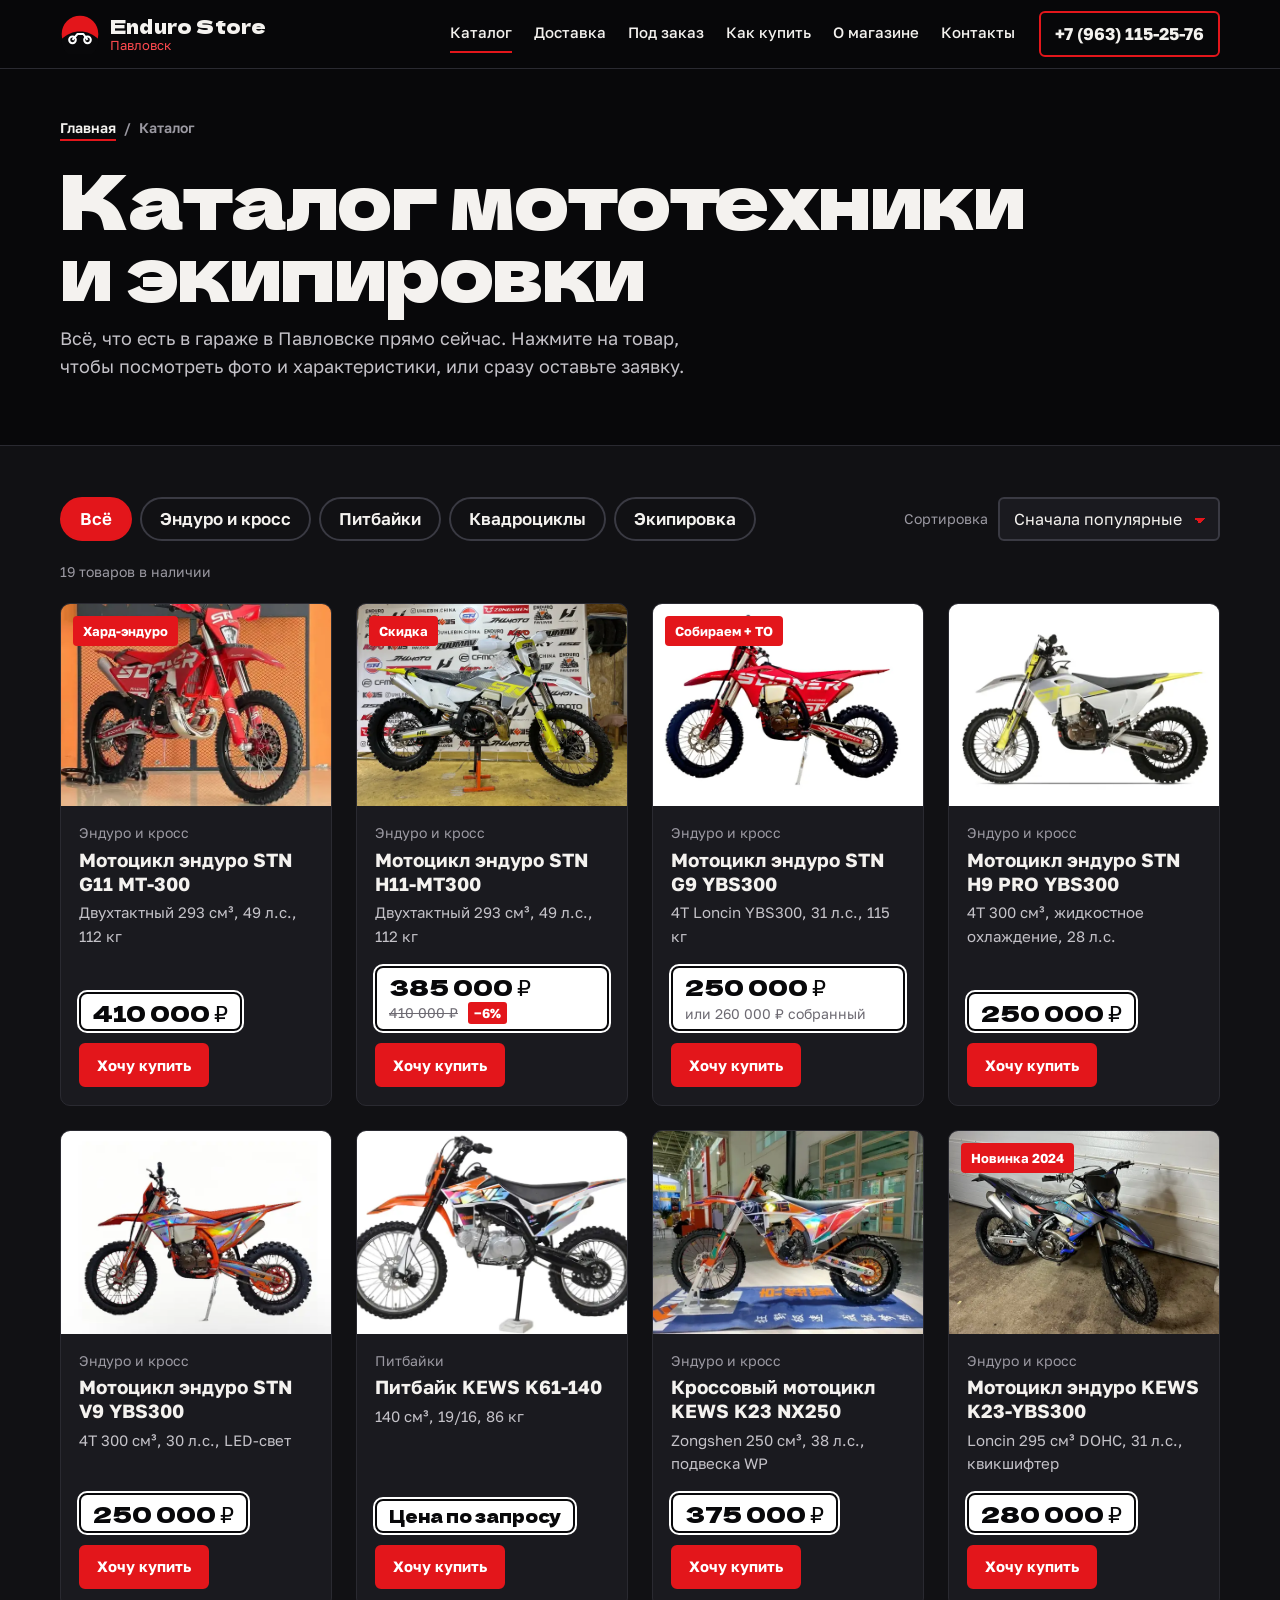
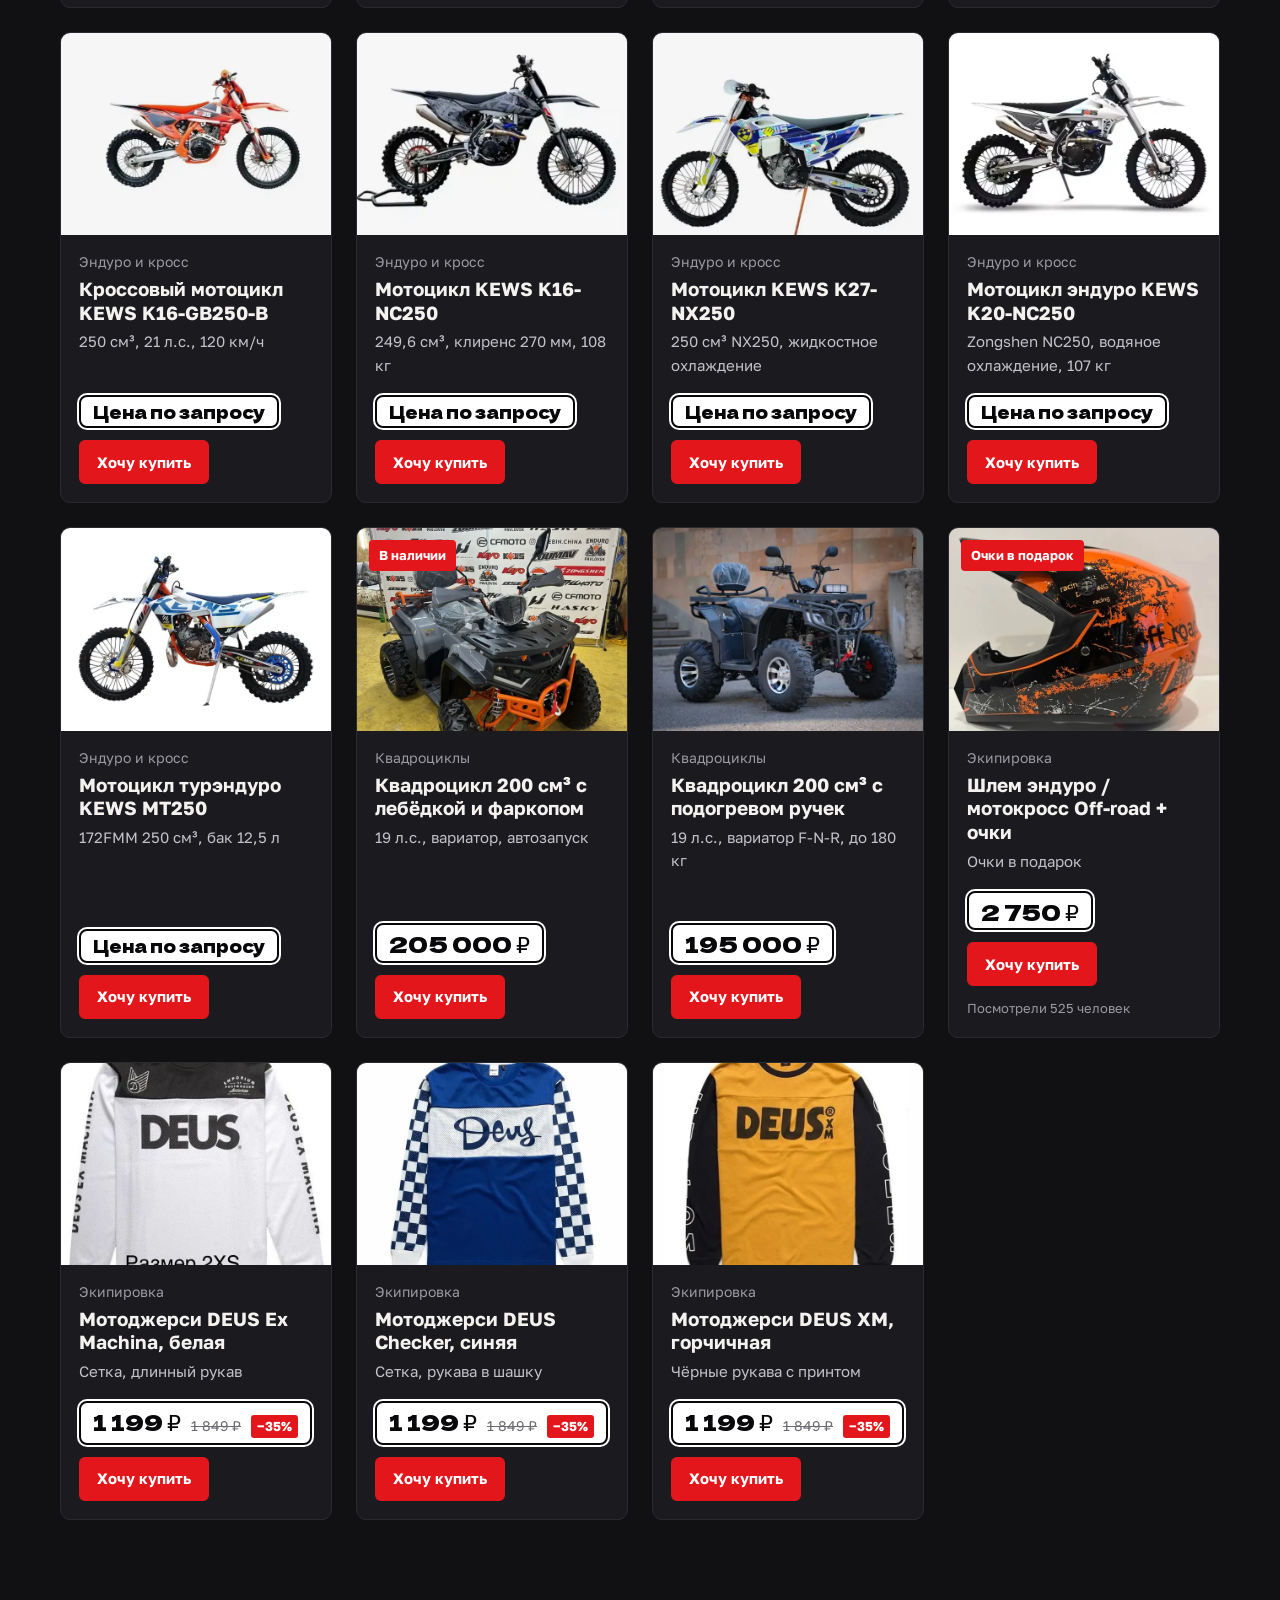
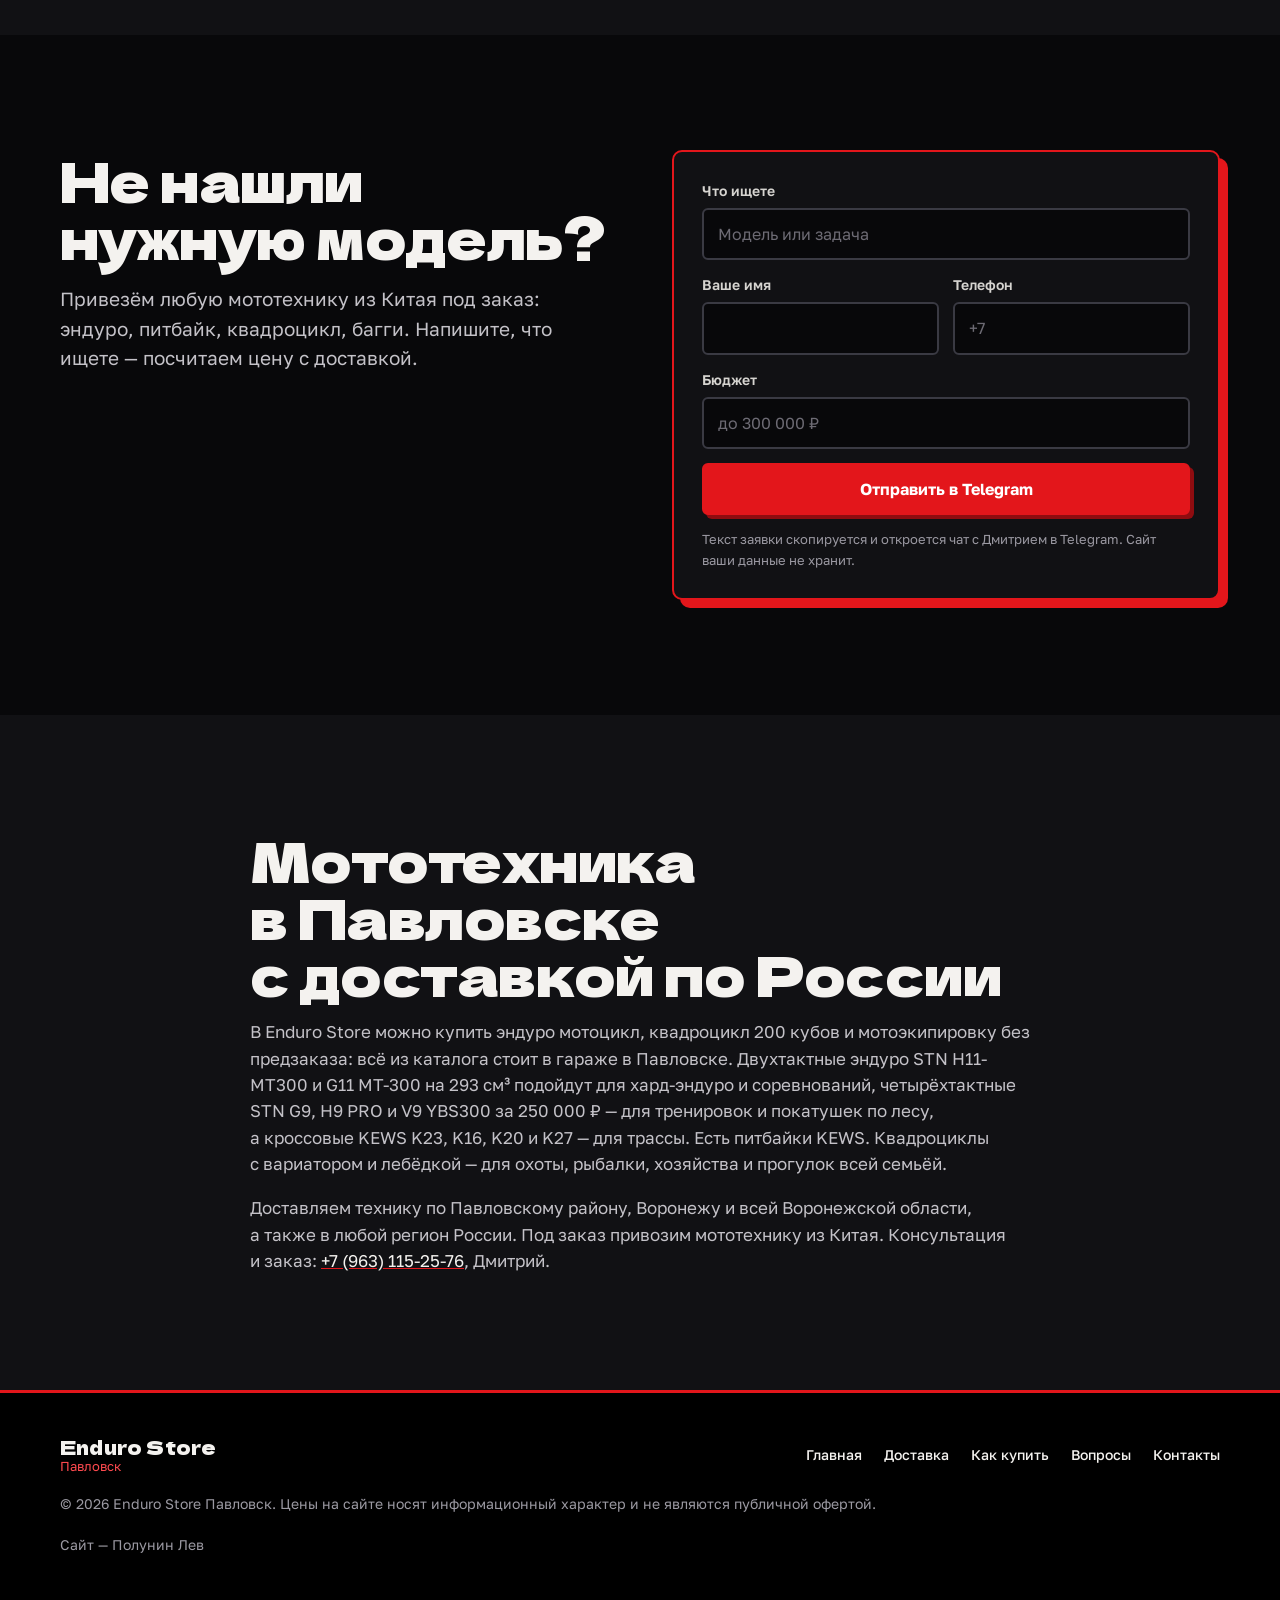
<file: catalog.html>
<!DOCTYPE html>
<html lang="ru">
<head>
<meta charset="utf-8">
<meta name="viewport" content="width=device-width, initial-scale=1, viewport-fit=cover">
<title>Каталог: эндуро мотоциклы, квадроциклы, шлемы — цены | Enduro Store Павловск</title>
<meta name="description" content="Цены на эндуро STN G9, H9, V9 YBS300 от 250 000 ₽, STN H11/G11 MT300, KEWS K23, K16, K20, питбайки, квадроциклы 200 см³ от 195 000 ₽, шлемы эндуро от 2 750 ₽, мотоджерси DEUS от 1 199 ₽. В наличии в Павловске, доставка по Воронежской области и России.">
<link rel="canonical" href="https://enduro-store-pavlovsk.ru/catalog.html">
<meta name="robots" content="index, follow, max-image-preview:large">
<meta name="theme-color" content="#08080a">
<meta name="format-detection" content="telephone=no">
<meta name="geo.region" content="RU-VOR">
<meta name="geo.placename" content="Павловск, Воронежская область">
<meta name="geo.position" content="50.4537;40.1059">
<meta name="ICBM" content="50.4537, 40.1059">
<meta property="og:type" content="website">
<meta property="og:locale" content="ru_RU">
<meta property="og:site_name" content="Enduro Store Павловск">
<meta property="og:title" content="Каталог мототехники Enduro Store Павловск">
<meta property="og:description" content="Эндуро, квадроциклы и экипировка в наличии. Доставка по России.">
<meta property="og:url" content="https://enduro-store-pavlovsk.ru/catalog.html">
<meta property="og:image" content="https://enduro-store-pavlovsk.ru/og-image.jpg">
<meta name="twitter:card" content="summary_large_image">
<link rel="icon" href="favicon.svg" type="image/svg+xml">
<link rel="icon" href="favicon-32.png" sizes="32x32" type="image/png">
<link rel="apple-touch-icon" href="apple-touch-icon.png">
<link rel="manifest" href="site.webmanifest">
<link rel="preconnect" href="https://fonts.googleapis.com">
<link rel="preconnect" href="https://fonts.gstatic.com" crossorigin>
<link rel="stylesheet" href="https://fonts.googleapis.com/css2?family=Dela+Gothic+One&family=Golos+Text:wght@400;500;600;700&display=swap">
<link rel="stylesheet" href="css/style.css">
<script type="application/ld+json">
{"@context":"https://schema.org","@type":"BreadcrumbList","itemListElement":[
 {"@type":"ListItem","position":1,"name":"Главная","item":"https://enduro-store-pavlovsk.ru/"},
 {"@type":"ListItem","position":2,"name":"Каталог","item":"https://enduro-store-pavlovsk.ru/catalog.html"}]}
</script>
<!--LD:catalog:start-->
<script type="application/ld+json">{"@context": "https://schema.org", "@type": "ItemList", "name": "Каталог Enduro Store Павловск", "itemListElement": [{"@type": "ListItem", "position": 1, "item": {"@type": "Product", "name": "Мотоцикл эндуро STN G11 MT-300", "description": "Спортивный эндуро с двухтактным двигателем 293 см³ для соревнований, жёсткого бездорожья и активной эксплуатации. Высокая мощность, небольшой вес и современная подвеска — подходит и опытным райдерам, и тем, кто хочет получить максимум эмоций от езды.", "image": ["https://enduro-store-pavlovsk.ru/img/p/392f068b-1280.jpg", "https://enduro-store-pavlovsk.ru/img/p/c5a3cd19-1280.jpg", "https://enduro-store-pavlovsk.ru/img/p/f6c3009c-1280.jpg", "https://enduro-store-pavlovsk.ru/img/p/bb0b36c3-1280.jpg"], "url": "https://enduro-store-pavlovsk.ru/catalog.html#p=stn-g11-mt300", "category": "Эндуро и кросс", "offers": {"@type": "Offer", "price": 410000, "priceCurrency": "RUB", "availability": "https://schema.org/InStock", "itemCondition": "https://schema.org/NewCondition", "seller": {"@type": "Organization", "name": "Enduro Store Павловск"}}}}, {"@type": "ListItem", "position": 2, "item": {"@type": "Product", "name": "Мотоцикл эндуро STN H11-MT300", "description": "Спортивный эндуро с мощным двухтактным двигателем 293 см³ для соревнований, хард-эндуро и активной езды по сложному бездорожью. Небольшой вес и профессиональная регулируемая подвеска дают отличную динамику и полный контроль на любой трассе.", "image": ["https://enduro-store-pavlovsk.ru/img/p/2d785ae0-1280.jpg", "https://enduro-store-pavlovsk.ru/img/p/1ec77a94-1280.jpg", "https://enduro-store-pavlovsk.ru/img/p/ab565f10-1280.jpg"], "url": "https://enduro-store-pavlovsk.ru/catalog.html#p=stn-h11-mt300", "category": "Эндуро и кросс", "offers": {"@type": "Offer", "price": 385000, "priceCurrency": "RUB", "availability": "https://schema.org/InStock", "itemCondition": "https://schema.org/NewCondition", "seller": {"@type": "Organization", "name": "Enduro Store Павловск"}}}}, {"@type": "ListItem", "position": 3, "item": {"@type": "Product", "name": "Мотоцикл эндуро STN G9 YBS300", "description": "Эндуро для активного отдыха и соревнований: четырёхтактный Loncin YBS300, подвеска HTW со всеми регулировками и хром-молибденовая рама. 250 000 ₽ — мотоцикл в коробке, 260 000 ₽ — полностью собранный, с пройденным первичным ТО.", "image": ["https://enduro-store-pavlovsk.ru/img/p/4cc6a685-1280.jpg", "https://enduro-store-pavlovsk.ru/img/p/411a64ac-1280.jpg"], "url": "https://enduro-store-pavlovsk.ru/catalog.html#p=stn-g9-ybs300", "category": "Эндуро и кросс", "offers": {"@type": "Offer", "price": 250000, "priceCurrency": "RUB", "availability": "https://schema.org/InStock", "itemCondition": "https://schema.org/NewCondition", "seller": {"@type": "Organization", "name": "Enduro Store Павловск"}}}}, {"@type": "ListItem", "position": 4, "item": {"@type": "Product", "name": "Мотоцикл эндуро STN H9 PRO YBS300", "description": "Универсальный эндуро для тренировок начинающих райдеров и любительских соревнований. Регулируемая подвеска, мощные гидравлические тормоза и продуманная эргономика.", "image": ["https://enduro-store-pavlovsk.ru/img/p/a3524bda-1280.jpg", "https://enduro-store-pavlovsk.ru/img/p/59144000-1280.jpg"], "url": "https://enduro-store-pavlovsk.ru/catalog.html#p=stn-h9-pro-ybs300", "category": "Эндуро и кросс", "offers": {"@type": "Offer", "price": 250000, "priceCurrency": "RUB", "availability": "https://schema.org/InStock", "itemCondition": "https://schema.org/NewCondition", "seller": {"@type": "Organization", "name": "Enduro Store Павловск"}}}}, {"@type": "ListItem", "position": 5, "item": {"@type": "Product", "name": "Мотоцикл эндуро STN V9 YBS300", "description": "Эндуро для активного отдыха и соревнований: четырёхтактный 300 см³ с водяным охлаждением, регулируемая подвеска, 6 передач и гидравлические дисковые тормоза. Удобная посадка для любого роста.", "image": ["https://enduro-store-pavlovsk.ru/img/p/826fd314-1280.jpg", "https://enduro-store-pavlovsk.ru/img/p/36533da8-1280.jpg"], "url": "https://enduro-store-pavlovsk.ru/catalog.html#p=stn-v9-ybs300", "category": "Эндуро и кросс", "offers": {"@type": "Offer", "price": 250000, "priceCurrency": "RUB", "availability": "https://schema.org/InStock", "itemCondition": "https://schema.org/NewCondition", "seller": {"@type": "Organization", "name": "Enduro Store Павловск"}}}}, {"@type": "ListItem", "position": 6, "item": {"@type": "Product", "name": "Питбайк KEWS K61-140", "description": "Питбайк для грунтовок и бездорожья: уверенно идёт по мягкому и среднему грунту, разгоняется до 110 км/ч. Прост в управлении и обслуживании — подойдёт новичкам и любителям мотокросса.", "image": ["https://enduro-store-pavlovsk.ru/img/p/6366cfa8-1280.jpg"], "url": "https://enduro-store-pavlovsk.ru/catalog.html#p=kews-k61-140", "category": "Питбайки"}}, {"@type": "ListItem", "position": 7, "item": {"@type": "Product", "name": "Кроссовый мотоцикл KEWS K23 NX250", "description": "Кроссовый мотоцикл для любителей внедорожных приключений: четырёхклапанный мотор Zongshen с балансирным валом, профессиональная подвеска WP и алюминиевые CNC-ступицы.", "image": ["https://enduro-store-pavlovsk.ru/img/p/5bde8631-1280.jpg", "https://enduro-store-pavlovsk.ru/img/p/ab3b9d27-1280.jpg"], "url": "https://enduro-store-pavlovsk.ru/catalog.html#p=kews-k23-nx250", "category": "Эндуро и кросс", "offers": {"@type": "Offer", "price": 375000, "priceCurrency": "RUB", "availability": "https://schema.org/InStock", "itemCondition": "https://schema.org/NewCondition", "seller": {"@type": "Organization", "name": "Enduro Store Павловск"}}}}, {"@type": "ListItem", "position": 8, "item": {"@type": "Product", "name": "Мотоцикл эндуро KEWS K23-YBS300", "description": "Спортивный эндуро на моторе завода Loncin, в серии с 2024 года. Двухвальная головка DOHC крутится выше 11 000 об/мин, балансирный вал гасит вибрации, а двухсторонний квикшифтер позволяет переключаться без сцепления. Для бездорожья, трека и путешествий.", "image": ["https://enduro-store-pavlovsk.ru/img/p/1eaa7c37-1280.jpg", "https://enduro-store-pavlovsk.ru/img/p/02d0d2c5-1280.jpg"], "url": "https://enduro-store-pavlovsk.ru/catalog.html#p=kews-k23-ybs300", "category": "Эндуро и кросс", "offers": {"@type": "Offer", "price": 280000, "priceCurrency": "RUB", "availability": "https://schema.org/InStock", "itemCondition": "https://schema.org/NewCondition", "seller": {"@type": "Organization", "name": "Enduro Store Павловск"}}}}, {"@type": "ListItem", "position": 9, "item": {"@type": "Product", "name": "Кроссовый мотоцикл KEWS K16-GB250-B", "description": "Кроссовый мотоцикл KEWS K16 CB-F 250 21/18 в ярком оранжевом цвете. Воздушное охлаждение, электростартер и кикстартер, регулируемая подвеска.", "image": ["https://enduro-store-pavlovsk.ru/img/p/f27133d3-1280.jpg"], "url": "https://enduro-store-pavlovsk.ru/catalog.html#p=kews-k16-gb250-b", "category": "Эндуро и кросс"}}, {"@type": "ListItem", "position": 10, "item": {"@type": "Product", "name": "Мотоцикл KEWS K16-NC250", "description": "Лёгкий мотоцикл на 250 кубов с перевёрнутой вилкой и гидравлическими тормозами.", "image": ["https://enduro-store-pavlovsk.ru/img/p/983ca43d-1280.jpg"], "url": "https://enduro-store-pavlovsk.ru/catalog.html#p=kews-k16-nc250", "category": "Эндуро и кросс"}}, {"@type": "ListItem", "position": 11, "item": {"@type": "Product", "name": "Мотоцикл KEWS K27-NX250", "description": "Мотоцикл для мотокросса с двигателем NX250 жидкостного охлаждения.", "image": ["https://enduro-store-pavlovsk.ru/img/p/993ca5e6-1280.jpg"], "url": "https://enduro-store-pavlovsk.ru/catalog.html#p=kews-k27-nx250", "category": "Эндуро и кросс"}}, {"@type": "ListItem", "position": 12, "item": {"@type": "Product", "name": "Мотоцикл эндуро KEWS K20-NC250", "description": "Эндуро с двигателем Zongshen NC250 водяного охлаждения, дисковыми тормозами и регулируемой подвеской.", "image": ["https://enduro-store-pavlovsk.ru/img/p/40f777ec-1280.jpg"], "url": "https://enduro-store-pavlovsk.ru/catalog.html#p=kews-k20-nc250", "category": "Эндуро и кросс"}}, {"@type": "ListItem", "position": 13, "item": {"@type": "Product", "name": "Мотоцикл турэндуро KEWS MT250", "description": "Турэндуро лёгкого класса с улучшенными внедорожными качествами: мягкое широкое сиденье для дальних поездок, большой бак и полный набор света для дороги.", "image": ["https://enduro-store-pavlovsk.ru/img/p/a656af99-1280.jpg"], "url": "https://enduro-store-pavlovsk.ru/catalog.html#p=kews-mt250", "category": "Эндуро и кросс"}}, {"@type": "ListItem", "position": 14, "item": {"@type": "Product", "name": "Квадроцикл 200 см³ с лебёдкой и фаркопом", "description": "Универсальный квадроцикл для работы, отдыха и бездорожья. Уверенно идёт по лесным дорогам, полям и пересечённой местности — помощник на охоте, рыбалке и в хозяйстве. Всё нужное уже стоит с завода: после покупки можно сразу ехать.", "image": ["https://enduro-store-pavlovsk.ru/img/p/08a888f7-1280.jpg", "https://enduro-store-pavlovsk.ru/img/p/8413d058-1280.jpg", "https://enduro-store-pavlovsk.ru/img/p/9e63f2ca-1280.jpg", "https://enduro-store-pavlovsk.ru/img/p/191143e8-1280.jpg"], "url": "https://enduro-store-pavlovsk.ru/catalog.html#p=atv-200-winch", "category": "Квадроциклы", "offers": {"@type": "Offer", "price": 205000, "priceCurrency": "RUB", "availability": "https://schema.org/InStock", "itemCondition": "https://schema.org/NewCondition", "seller": {"@type": "Organization", "name": "Enduro Store Павловск"}}}}, {"@type": "ListItem", "position": 15, "item": {"@type": "Product", "name": "Квадроцикл 200 см³ с подогревом ручек", "description": "Квадроцикл для активного отдыха, охоты, рыбалки и поездок по сложным маршрутам. Длинное сиденье и широкие подножки удобны водителю и пассажиру, а расход около 5 литров на 100 км делает эксплуатацию недорогой.", "image": ["https://enduro-store-pavlovsk.ru/img/p/1831abf3-1280.jpg", "https://enduro-store-pavlovsk.ru/img/p/abaa7d6e-1280.jpg", "https://enduro-store-pavlovsk.ru/img/p/891e90bf-1280.jpg", "https://enduro-store-pavlovsk.ru/img/p/1b410a43-1280.jpg"], "url": "https://enduro-store-pavlovsk.ru/catalog.html#p=atv-200-black", "category": "Квадроциклы", "offers": {"@type": "Offer", "price": 195000, "priceCurrency": "RUB", "availability": "https://schema.org/InStock", "itemCondition": "https://schema.org/NewCondition", "seller": {"@type": "Organization", "name": "Enduro Store Павловск"}}}}, {"@type": "ListItem", "position": 16, "item": {"@type": "Product", "name": "Шлем эндуро / мотокросс Off-road + очки", "description": "Надёжный и недорогой мотошлем для мотокросса, эндуро, питбайка и квадроцикла. Яркий off-road дизайн, продуманная вентиляция и очки в комплекте — сразу полный набор для старта.", "image": ["https://enduro-store-pavlovsk.ru/img/p/18cbf653-1280.jpg", "https://enduro-store-pavlovsk.ru/img/p/df5d0e1a-1280.jpg"], "url": "https://enduro-store-pavlovsk.ru/catalog.html#p=helmet-offroad", "category": "Экипировка", "offers": {"@type": "Offer", "price": 2750, "priceCurrency": "RUB", "availability": "https://schema.org/InStock", "itemCondition": "https://schema.org/NewCondition", "seller": {"@type": "Organization", "name": "Enduro Store Павловск"}}}}, {"@type": "ListItem", "position": 17, "item": {"@type": "Product", "name": "Мотоджерси DEUS Ex Machina, белая", "description": "DEUS — стиль, который сразу узнают. Плотная ткань, качественный пошив и удобная посадка. В жизни смотрится не хуже, чем на фото. Одна из самых удачных моделей в коллекции — разбирают быстро.", "image": ["https://enduro-store-pavlovsk.ru/img/p/2d881dc8-1280.jpg"], "url": "https://enduro-store-pavlovsk.ru/catalog.html#p=jersey-deus-white", "category": "Экипировка", "offers": {"@type": "Offer", "price": 1199, "priceCurrency": "RUB", "availability": "https://schema.org/InStock", "itemCondition": "https://schema.org/NewCondition", "seller": {"@type": "Organization", "name": "Enduro Store Павловск"}}}}, {"@type": "ListItem", "position": 18, "item": {"@type": "Product", "name": "Мотоджерси DEUS Checker, синяя", "description": "DEUS — стиль, который сразу узнают. Плотная ткань, качественный пошив и удобная посадка. В жизни смотрится не хуже, чем на фото. Одна из самых удачных моделей в коллекции — разбирают быстро.", "image": ["https://enduro-store-pavlovsk.ru/img/p/e3e744f7-1280.jpg"], "url": "https://enduro-store-pavlovsk.ru/catalog.html#p=jersey-deus-blue", "category": "Экипировка", "offers": {"@type": "Offer", "price": 1199, "priceCurrency": "RUB", "availability": "https://schema.org/InStock", "itemCondition": "https://schema.org/NewCondition", "seller": {"@type": "Organization", "name": "Enduro Store Павловск"}}}}, {"@type": "ListItem", "position": 19, "item": {"@type": "Product", "name": "Мотоджерси DEUS XM, горчичная", "description": "DEUS — стиль, который сразу узнают. Плотная ткань, качественный пошив и удобная посадка. В жизни смотрится не хуже, чем на фото. Одна из самых удачных моделей в коллекции — разбирают быстро.", "image": ["https://enduro-store-pavlovsk.ru/img/p/7fbf171e-1280.jpg"], "url": "https://enduro-store-pavlovsk.ru/catalog.html#p=jersey-deus-mustard", "category": "Экипировка", "offers": {"@type": "Offer", "price": 1199, "priceCurrency": "RUB", "availability": "https://schema.org/InStock", "itemCondition": "https://schema.org/NewCondition", "seller": {"@type": "Organization", "name": "Enduro Store Павловск"}}}}]}</script>
<!--LD:catalog:end-->
</head>
<body class="page-catalog">
<a class="skip" href="#main">Перейти к содержанию</a>

<header class="hdr" id="top">
  <div class="hdr__in wrap">
    <a class="logo" href="./" aria-label="Enduro Store Павловск — на главную">
      <svg class="logo__mark" viewBox="0 0 48 48" aria-hidden="true"><circle cx="24" cy="24" r="22" fill="#e3161b"/><path d="M2 30c7-6 13-9 22-9s15 3 22 9v2a22 22 0 0 1-44 0z" fill="#08080a"/><circle cx="15" cy="31" r="4" fill="none" stroke="#ffffff" stroke-width="2.4"/><circle cx="33" cy="31" r="4" fill="none" stroke="#ffffff" stroke-width="2.4"/><path d="M15 31l6-7h7l5 7" fill="none" stroke="#ffffff" stroke-width="2.4" stroke-linejoin="round"/></svg>
      <span class="logo__txt"><b>Enduro Store</b><small>Павловск</small></span>
    </a>
    <nav class="nav" id="nav" aria-label="Основное меню">
      <a href="catalog.html" aria-current="page">Каталог</a>
      <a href="./#delivery">Доставка</a>
      <a href="./#china">Под заказ</a>
      <a href="./#buy">Как купить</a>
      <a href="./#owner">О магазине</a>
      <a href="./#contacts">Контакты</a>
      <a class="nav__tel" href="tel:+79631152576">+7 (963) 115-25-76</a>
    </nav>
    <a class="hdr__tel" href="tel:+79631152576">+7 (963) 115-25-76</a>
    <button class="burger" type="button" aria-controls="nav" aria-expanded="false" aria-label="Открыть меню"><span></span><span></span><span></span></button>
  </div>
</header>

<main id="main">
  <section class="cat-hero">
    <div class="wrap">
      <nav class="crumbs" aria-label="Хлебные крошки"><a href="./">Главная</a><span aria-hidden="true">/</span><span>Каталог</span></nav>
      <h1 class="cat-hero__title">Каталог мототехники и&nbsp;экипировки</h1>
      <p class="cat-hero__lead">Всё, что есть в&nbsp;гараже в&nbsp;Павловске прямо сейчас. Нажмите на&nbsp;товар, чтобы посмотреть фото и&nbsp;характеристики, или сразу оставьте заявку.</p>
    </div>
  </section>

  <section class="shop sec sec--dark" aria-label="Товары">
    <div class="wrap">
      <div class="toolbar">
        <div class="chips" role="group" aria-label="Категория">
          <button class="chip is-on" type="button" data-filter="all" aria-pressed="true">Всё</button>
          <button class="chip" type="button" data-filter="enduro" aria-pressed="false">Эндуро и кросс</button>
          <button class="chip" type="button" data-filter="pit" aria-pressed="false">Питбайки</button>
          <button class="chip" type="button" data-filter="atv" aria-pressed="false">Квадроциклы</button>
          <button class="chip" type="button" data-filter="gear" aria-pressed="false">Экипировка</button>
        </div>
        <label class="sort"><span>Сортировка</span>
          <select id="sort">
            <option value="default">Сначала популярные</option>
            <option value="asc">Сначала дешевле</option>
            <option value="desc">Сначала дороже</option>
          </select>
        </label>
      </div>
      <p class="shop__count" id="count" aria-live="polite"></p>
      <div class="cards cards--catalog" id="cards">
<!--CARDS:all:start-->
<article class="card" data-id="stn-g11-mt300" data-cat="enduro" data-price="410000">
  <a class="card__link" href="#p=stn-g11-mt300" data-open="stn-g11-mt300">
    <span class="card__media"><picture class="card__img"><source type="image/webp" srcset="img/p/392f068b-640.webp 640w, img/p/392f068b-1280.webp 1280w" sizes="(max-width: 700px) 92vw, 30vw"><img src="img/p/392f068b-1280.jpg" width="1280" height="850" alt="Мотоцикл эндуро STN G11 MT-300" loading="lazy" decoding="async"></picture><span class="card__badge">Хард-эндуро</span></span>
    <span class="card__cat">Эндуро и кросс</span>
    <h3 class="card__title">Мотоцикл эндуро STN G11 MT-300</h3>
    <span class="card__short">Двухтактный 293 см³, 49 л.с., 112 кг</span>
  </a>
  <div class="card__foot">
    <div class="plate"><b class="plate__price">410 000 ₽</b></div>
    
    <button class="btn btn--small" type="button" data-buy="stn-g11-mt300">Хочу купить</button>
  </div>
</article>
<article class="card" data-id="stn-h11-mt300" data-cat="enduro" data-price="385000">
  <a class="card__link" href="#p=stn-h11-mt300" data-open="stn-h11-mt300">
    <span class="card__media"><picture class="card__img"><source type="image/webp" srcset="img/p/2d785ae0-640.webp 640w, img/p/2d785ae0-1280.webp 1280w" sizes="(max-width: 700px) 92vw, 30vw"><img src="img/p/2d785ae0-1280.jpg" width="1280" height="960" alt="Мотоцикл эндуро STN H11-MT300" loading="lazy" decoding="async"></picture><span class="card__badge">Скидка</span></span>
    <span class="card__cat">Эндуро и кросс</span>
    <h3 class="card__title">Мотоцикл эндуро STN H11-MT300</h3>
    <span class="card__short">Двухтактный 293 см³, 49 л.с., 112 кг</span>
  </a>
  <div class="card__foot">
    <div class="plate"><b class="plate__price">385 000 ₽</b><s class="plate__old">410 000 ₽</s><span class="plate__off">−6%</span></div>
    
    <button class="btn btn--small" type="button" data-buy="stn-h11-mt300">Хочу купить</button>
  </div>
</article>
<article class="card" data-id="stn-g9-ybs300" data-cat="enduro" data-price="250000">
  <a class="card__link" href="#p=stn-g9-ybs300" data-open="stn-g9-ybs300">
    <span class="card__media"><picture class="card__img"><source type="image/webp" srcset="img/p/4cc6a685-640.webp 640w, img/p/4cc6a685-1280.webp 1280w" sizes="(max-width: 700px) 92vw, 30vw"><img src="img/p/4cc6a685-1280.jpg" width="1250" height="957" alt="Мотоцикл эндуро STN G9 YBS300" loading="lazy" decoding="async"></picture><span class="card__badge">Собираем + ТО</span></span>
    <span class="card__cat">Эндуро и кросс</span>
    <h3 class="card__title">Мотоцикл эндуро STN G9 YBS300</h3>
    <span class="card__short">4T Loncin YBS300, 31 л.с., 115 кг</span>
  </a>
  <div class="card__foot">
    <div class="plate"><b class="plate__price">250 000 ₽</b><span class="plate__old plate__old--plain">или 260 000 ₽ собранный</span></div>
    
    <button class="btn btn--small" type="button" data-buy="stn-g9-ybs300">Хочу купить</button>
  </div>
</article>
<article class="card" data-id="stn-h9-pro-ybs300" data-cat="enduro" data-price="250000">
  <a class="card__link" href="#p=stn-h9-pro-ybs300" data-open="stn-h9-pro-ybs300">
    <span class="card__media"><picture class="card__img"><source type="image/webp" srcset="img/p/a3524bda-640.webp 640w, img/p/a3524bda-1280.webp 1280w" sizes="(max-width: 700px) 92vw, 30vw"><img src="img/p/a3524bda-1280.jpg" width="1248" height="882" alt="Мотоцикл эндуро STN H9 PRO YBS300" loading="lazy" decoding="async"></picture></span>
    <span class="card__cat">Эндуро и кросс</span>
    <h3 class="card__title">Мотоцикл эндуро STN H9 PRO YBS300</h3>
    <span class="card__short">4T 300 см³, жидкостное охлаждение, 28 л.с.</span>
  </a>
  <div class="card__foot">
    <div class="plate"><b class="plate__price">250 000 ₽</b></div>
    
    <button class="btn btn--small" type="button" data-buy="stn-h9-pro-ybs300">Хочу купить</button>
  </div>
</article>
<article class="card" data-id="stn-v9-ybs300" data-cat="enduro" data-price="250000">
  <a class="card__link" href="#p=stn-v9-ybs300" data-open="stn-v9-ybs300">
    <span class="card__media"><picture class="card__img"><source type="image/webp" srcset="img/p/826fd314-640.webp 640w, img/p/826fd314-1280.webp 1280w" sizes="(max-width: 700px) 92vw, 30vw"><img src="img/p/826fd314-1280.jpg" width="1247" height="888" alt="Мотоцикл эндуро STN V9 YBS300" loading="lazy" decoding="async"></picture></span>
    <span class="card__cat">Эндуро и кросс</span>
    <h3 class="card__title">Мотоцикл эндуро STN V9 YBS300</h3>
    <span class="card__short">4T 300 см³, 30 л.с., LED-свет</span>
  </a>
  <div class="card__foot">
    <div class="plate"><b class="plate__price">250 000 ₽</b></div>
    
    <button class="btn btn--small" type="button" data-buy="stn-v9-ybs300">Хочу купить</button>
  </div>
</article>
<article class="card" data-id="kews-k61-140" data-cat="pit" data-price="">
  <a class="card__link" href="#p=kews-k61-140" data-open="kews-k61-140">
    <span class="card__media"><picture class="card__img"><source type="image/webp" srcset="img/p/6366cfa8-640.webp 640w, img/p/6366cfa8-1280.webp 1280w" sizes="(max-width: 700px) 92vw, 30vw"><img src="img/p/6366cfa8-1280.jpg" width="1280" height="854" alt="Питбайк KEWS K61-140" loading="lazy" decoding="async"></picture></span>
    <span class="card__cat">Питбайки</span>
    <h3 class="card__title">Питбайк KEWS K61-140</h3>
    <span class="card__short">140 см³, 19/16, 86 кг</span>
  </a>
  <div class="card__foot">
    <div class="plate plate--ask"><b class="plate__price">Цена по запросу</b></div>
    
    <button class="btn btn--small" type="button" data-buy="kews-k61-140">Хочу купить</button>
  </div>
</article>
<article class="card" data-id="kews-k23-nx250" data-cat="enduro" data-price="375000">
  <a class="card__link" href="#p=kews-k23-nx250" data-open="kews-k23-nx250">
    <span class="card__media"><picture class="card__img"><source type="image/webp" srcset="img/p/5bde8631-640.webp 640w, img/p/5bde8631-1280.webp 1280w" sizes="(max-width: 700px) 92vw, 30vw"><img src="img/p/5bde8631-1280.jpg" width="800" height="600" alt="Кроссовый мотоцикл KEWS K23 NX250" loading="lazy" decoding="async"></picture></span>
    <span class="card__cat">Эндуро и кросс</span>
    <h3 class="card__title">Кроссовый мотоцикл KEWS K23 NX250</h3>
    <span class="card__short">Zongshen 250 см³, 38 л.с., подвеска WP</span>
  </a>
  <div class="card__foot">
    <div class="plate"><b class="plate__price">375 000 ₽</b></div>
    
    <button class="btn btn--small" type="button" data-buy="kews-k23-nx250">Хочу купить</button>
  </div>
</article>
<article class="card" data-id="kews-k23-ybs300" data-cat="enduro" data-price="280000">
  <a class="card__link" href="#p=kews-k23-ybs300" data-open="kews-k23-ybs300">
    <span class="card__media"><picture class="card__img"><source type="image/webp" srcset="img/p/1eaa7c37-640.webp 640w, img/p/1eaa7c37-1280.webp 1280w" sizes="(max-width: 700px) 92vw, 30vw"><img src="img/p/1eaa7c37-1280.jpg" width="1280" height="960" alt="Мотоцикл эндуро KEWS K23-YBS300" loading="lazy" decoding="async"></picture><span class="card__badge">Новинка 2024</span></span>
    <span class="card__cat">Эндуро и кросс</span>
    <h3 class="card__title">Мотоцикл эндуро KEWS K23-YBS300</h3>
    <span class="card__short">Loncin 295 см³ DOHC, 31 л.с., квикшифтер</span>
  </a>
  <div class="card__foot">
    <div class="plate"><b class="plate__price">280 000 ₽</b></div>
    
    <button class="btn btn--small" type="button" data-buy="kews-k23-ybs300">Хочу купить</button>
  </div>
</article>
<article class="card" data-id="kews-k16-gb250-b" data-cat="enduro" data-price="">
  <a class="card__link" href="#p=kews-k16-gb250-b" data-open="kews-k16-gb250-b">
    <span class="card__media"><picture class="card__img"><source type="image/webp" srcset="img/p/f27133d3-640.webp 640w, img/p/f27133d3-1280.webp 1280w" sizes="(max-width: 700px) 92vw, 30vw"><img src="img/p/f27133d3-1280.jpg" width="1280" height="1067" alt="Кроссовый мотоцикл KEWS K16-GB250-B" loading="lazy" decoding="async"></picture></span>
    <span class="card__cat">Эндуро и кросс</span>
    <h3 class="card__title">Кроссовый мотоцикл KEWS K16-GB250-B</h3>
    <span class="card__short">250 см³, 21 л.с., 120 км/ч</span>
  </a>
  <div class="card__foot">
    <div class="plate plate--ask"><b class="plate__price">Цена по запросу</b></div>
    
    <button class="btn btn--small" type="button" data-buy="kews-k16-gb250-b">Хочу купить</button>
  </div>
</article>
<article class="card" data-id="kews-k16-nc250" data-cat="enduro" data-price="">
  <a class="card__link" href="#p=kews-k16-nc250" data-open="kews-k16-nc250">
    <span class="card__media"><picture class="card__img"><source type="image/webp" srcset="img/p/983ca43d-640.webp 640w, img/p/983ca43d-1280.webp 1280w" sizes="(max-width: 700px) 92vw, 30vw"><img src="img/p/983ca43d-1280.jpg" width="1125" height="1072" alt="Мотоцикл KEWS K16-NC250" loading="lazy" decoding="async"></picture></span>
    <span class="card__cat">Эндуро и кросс</span>
    <h3 class="card__title">Мотоцикл KEWS K16-NC250</h3>
    <span class="card__short">249,6 см³, клиренс 270 мм, 108 кг</span>
  </a>
  <div class="card__foot">
    <div class="plate plate--ask"><b class="plate__price">Цена по запросу</b></div>
    
    <button class="btn btn--small" type="button" data-buy="kews-k16-nc250">Хочу купить</button>
  </div>
</article>
<article class="card" data-id="kews-k27-nx250" data-cat="enduro" data-price="">
  <a class="card__link" href="#p=kews-k27-nx250" data-open="kews-k27-nx250">
    <span class="card__media"><picture class="card__img"><source type="image/webp" srcset="img/p/993ca5e6-640.webp 640w, img/p/993ca5e6-1280.webp 1280w" sizes="(max-width: 700px) 92vw, 30vw"><img src="img/p/993ca5e6-1280.jpg" width="1280" height="1223" alt="Мотоцикл KEWS K27-NX250" loading="lazy" decoding="async"></picture></span>
    <span class="card__cat">Эндуро и кросс</span>
    <h3 class="card__title">Мотоцикл KEWS K27-NX250</h3>
    <span class="card__short">250 см³ NX250, жидкостное охлаждение</span>
  </a>
  <div class="card__foot">
    <div class="plate plate--ask"><b class="plate__price">Цена по запросу</b></div>
    
    <button class="btn btn--small" type="button" data-buy="kews-k27-nx250">Хочу купить</button>
  </div>
</article>
<article class="card" data-id="kews-k20-nc250" data-cat="enduro" data-price="">
  <a class="card__link" href="#p=kews-k20-nc250" data-open="kews-k20-nc250">
    <span class="card__media"><picture class="card__img"><source type="image/webp" srcset="img/p/40f777ec-640.webp 640w, img/p/40f777ec-1280.webp 1280w" sizes="(max-width: 700px) 92vw, 30vw"><img src="img/p/40f777ec-1280.jpg" width="1280" height="1079" alt="Мотоцикл эндуро KEWS K20-NC250" loading="lazy" decoding="async"></picture></span>
    <span class="card__cat">Эндуро и кросс</span>
    <h3 class="card__title">Мотоцикл эндуро KEWS K20-NC250</h3>
    <span class="card__short">Zongshen NC250, водяное охлаждение, 107 кг</span>
  </a>
  <div class="card__foot">
    <div class="plate plate--ask"><b class="plate__price">Цена по запросу</b></div>
    
    <button class="btn btn--small" type="button" data-buy="kews-k20-nc250">Хочу купить</button>
  </div>
</article>
<article class="card" data-id="kews-mt250" data-cat="enduro" data-price="">
  <a class="card__link" href="#p=kews-mt250" data-open="kews-mt250">
    <span class="card__media"><picture class="card__img"><source type="image/webp" srcset="img/p/a656af99-640.webp 640w, img/p/a656af99-1280.webp 1280w" sizes="(max-width: 700px) 92vw, 30vw"><img src="img/p/a656af99-1280.jpg" width="1280" height="960" alt="Мотоцикл турэндуро KEWS MT250" loading="lazy" decoding="async"></picture></span>
    <span class="card__cat">Эндуро и кросс</span>
    <h3 class="card__title">Мотоцикл турэндуро KEWS MT250</h3>
    <span class="card__short">172FMM 250 см³, бак 12,5 л</span>
  </a>
  <div class="card__foot">
    <div class="plate plate--ask"><b class="plate__price">Цена по запросу</b></div>
    
    <button class="btn btn--small" type="button" data-buy="kews-mt250">Хочу купить</button>
  </div>
</article>
<article class="card" data-id="atv-200-winch" data-cat="atv" data-price="205000">
  <a class="card__link" href="#p=atv-200-winch" data-open="atv-200-winch">
    <span class="card__media"><picture class="card__img"><source type="image/webp" srcset="img/p/08a888f7-640.webp 640w, img/p/08a888f7-1280.webp 1280w" sizes="(max-width: 700px) 92vw, 30vw"><img src="img/p/08a888f7-1280.jpg" width="1280" height="1707" alt="Квадроцикл 200 см³ с лебёдкой и фаркопом" loading="lazy" decoding="async"></picture><span class="card__badge">В наличии</span></span>
    <span class="card__cat">Квадроциклы</span>
    <h3 class="card__title">Квадроцикл 200 см³ с лебёдкой и фаркопом</h3>
    <span class="card__short">19 л.с., вариатор, автозапуск</span>
  </a>
  <div class="card__foot">
    <div class="plate"><b class="plate__price">205 000 ₽</b></div>
    
    <button class="btn btn--small" type="button" data-buy="atv-200-winch">Хочу купить</button>
  </div>
</article>
<article class="card" data-id="atv-200-black" data-cat="atv" data-price="195000">
  <a class="card__link" href="#p=atv-200-black" data-open="atv-200-black">
    <span class="card__media"><picture class="card__img"><source type="image/webp" srcset="img/p/1831abf3-640.webp 640w, img/p/1831abf3-1280.webp 1280w" sizes="(max-width: 700px) 92vw, 30vw"><img src="img/p/1831abf3-1280.jpg" width="1280" height="853" alt="Квадроцикл 200 см³ с подогревом ручек" loading="lazy" decoding="async"></picture></span>
    <span class="card__cat">Квадроциклы</span>
    <h3 class="card__title">Квадроцикл 200 см³ с подогревом ручек</h3>
    <span class="card__short">19 л.с., вариатор F-N-R, до 180 кг</span>
  </a>
  <div class="card__foot">
    <div class="plate"><b class="plate__price">195 000 ₽</b></div>
    
    <button class="btn btn--small" type="button" data-buy="atv-200-black">Хочу купить</button>
  </div>
</article>
<article class="card" data-id="helmet-offroad" data-cat="gear" data-price="2750">
  <a class="card__link" href="#p=helmet-offroad" data-open="helmet-offroad">
    <span class="card__media"><picture class="card__img"><source type="image/webp" srcset="img/p/18cbf653-640.webp 640w, img/p/18cbf653-1280.webp 1280w" sizes="(max-width: 700px) 92vw, 30vw"><img src="img/p/18cbf653-1280.jpg" width="960" height="1280" alt="Шлем эндуро / мотокросс Off-road + очки" loading="lazy" decoding="async"></picture><span class="card__badge">Очки в подарок</span></span>
    <span class="card__cat">Экипировка</span>
    <h3 class="card__title">Шлем эндуро / мотокросс Off-road + очки</h3>
    <span class="card__short">Очки в подарок</span>
  </a>
  <div class="card__foot">
    <div class="plate"><b class="plate__price">2 750 ₽</b></div>
    <span class="card__views">Посмотрели 525 человек</span>
    <button class="btn btn--small" type="button" data-buy="helmet-offroad">Хочу купить</button>
  </div>
</article>
<article class="card" data-id="jersey-deus-white" data-cat="gear" data-price="1199">
  <a class="card__link" href="#p=jersey-deus-white" data-open="jersey-deus-white">
    <span class="card__media"><picture class="card__img"><source type="image/webp" srcset="img/p/2d881dc8-640.webp 640w, img/p/2d881dc8-1280.webp 1280w" sizes="(max-width: 700px) 92vw, 30vw"><img src="img/p/2d881dc8-1280.jpg" width="800" height="800" alt="Мотоджерси DEUS Ex Machina, белая" loading="lazy" decoding="async"></picture></span>
    <span class="card__cat">Экипировка</span>
    <h3 class="card__title">Мотоджерси DEUS Ex Machina, белая</h3>
    <span class="card__short">Сетка, длинный рукав</span>
  </a>
  <div class="card__foot">
    <div class="plate"><b class="plate__price">1 199 ₽</b><s class="plate__old">1 849 ₽</s><span class="plate__off">−35%</span></div>
    
    <button class="btn btn--small" type="button" data-buy="jersey-deus-white">Хочу купить</button>
  </div>
</article>
<article class="card" data-id="jersey-deus-blue" data-cat="gear" data-price="1199">
  <a class="card__link" href="#p=jersey-deus-blue" data-open="jersey-deus-blue">
    <span class="card__media"><picture class="card__img"><source type="image/webp" srcset="img/p/e3e744f7-640.webp 640w, img/p/e3e744f7-1280.webp 1280w" sizes="(max-width: 700px) 92vw, 30vw"><img src="img/p/e3e744f7-1280.jpg" width="1024" height="1024" alt="Мотоджерси DEUS Checker, синяя" loading="lazy" decoding="async"></picture></span>
    <span class="card__cat">Экипировка</span>
    <h3 class="card__title">Мотоджерси DEUS Checker, синяя</h3>
    <span class="card__short">Сетка, рукава в шашку</span>
  </a>
  <div class="card__foot">
    <div class="plate"><b class="plate__price">1 199 ₽</b><s class="plate__old">1 849 ₽</s><span class="plate__off">−35%</span></div>
    
    <button class="btn btn--small" type="button" data-buy="jersey-deus-blue">Хочу купить</button>
  </div>
</article>
<article class="card" data-id="jersey-deus-mustard" data-cat="gear" data-price="1199">
  <a class="card__link" href="#p=jersey-deus-mustard" data-open="jersey-deus-mustard">
    <span class="card__media"><picture class="card__img"><source type="image/webp" srcset="img/p/7fbf171e-640.webp 640w, img/p/7fbf171e-1280.webp 1280w" sizes="(max-width: 700px) 92vw, 30vw"><img src="img/p/7fbf171e-1280.jpg" width="784" height="786" alt="Мотоджерси DEUS XM, горчичная" loading="lazy" decoding="async"></picture></span>
    <span class="card__cat">Экипировка</span>
    <h3 class="card__title">Мотоджерси DEUS XM, горчичная</h3>
    <span class="card__short">Чёрные рукава с принтом</span>
  </a>
  <div class="card__foot">
    <div class="plate"><b class="plate__price">1 199 ₽</b><s class="plate__old">1 849 ₽</s><span class="plate__off">−35%</span></div>
    
    <button class="btn btn--small" type="button" data-buy="jersey-deus-mustard">Хочу купить</button>
  </div>
</article>
<!--CARDS:all:end-->
      </div>
    </div>
  </section>

  <section class="china sec sec--orange" id="china" aria-labelledby="china-title">
    <div class="wrap china__in">
      <div>
        <h2 class="h2" id="china-title">Не нашли нужную модель?</h2>
        <p class="china__lead">Привезём любую мототехнику из&nbsp;Китая под&nbsp;заказ: эндуро, питбайк, квадроцикл, багги. Напишите, что ищете&nbsp;— посчитаем цену с&nbsp;доставкой.</p>
      </div>
      <form class="form" id="china-form" novalidate>
        <label class="fld"><span>Что ищете</span><input name="what" type="text" required placeholder="Модель или задача" autocomplete="off"></label>
        <label class="fld"><span>Ваше имя</span><input name="name" type="text" required autocomplete="given-name"></label>
        <label class="fld"><span>Телефон</span><input name="phone" type="tel" required placeholder="+7" autocomplete="tel" inputmode="tel"></label>
        <label class="fld fld--full"><span>Бюджет</span><input name="budget" type="text" placeholder="до 300 000 ₽" autocomplete="off"></label>
        <button class="btn btn--dark btn--wide" type="submit">Отправить в&nbsp;Telegram</button>
        <p class="form__hint">Текст заявки скопируется и&nbsp;откроется чат с&nbsp;Дмитрием в&nbsp;Telegram. Сайт ваши данные не&nbsp;хранит.</p>
      </form>
    </div>
  </section>

  <section class="seo-text sec sec--paper">
    <div class="wrap seo-text__in">
      <h2 class="h2">Мототехника в&nbsp;Павловске с&nbsp;доставкой по&nbsp;России</h2>
      <p>В&nbsp;Enduro Store можно купить эндуро мотоцикл, квадроцикл 200 кубов и&nbsp;мотоэкипировку без предзаказа: всё из&nbsp;каталога стоит в&nbsp;гараже в&nbsp;Павловске. Двухтактные эндуро STN H11-MT300 и&nbsp;G11 MT-300 на&nbsp;293&nbsp;см³ подойдут для хард-эндуро и&nbsp;соревнований, четырёхтактные STN G9, H9 PRO и&nbsp;V9 YBS300 за&nbsp;250&nbsp;000&nbsp;₽&nbsp;— для тренировок и&nbsp;покатушек по&nbsp;лесу, а&nbsp;кроссовые KEWS K23, K16, K20 и&nbsp;K27&nbsp;— для трассы. Есть питбайки KEWS. Квадроциклы с&nbsp;вариатором и&nbsp;лебёдкой&nbsp;— для охоты, рыбалки, хозяйства и&nbsp;прогулок всей семьёй.</p>
      <p>Доставляем технику по&nbsp;Павловскому району, Воронежу и&nbsp;всей Воронежской области, а&nbsp;также в&nbsp;любой регион России. Под заказ привозим мототехнику из&nbsp;Китая. Консультация и&nbsp;заказ: <a href="tel:+79631152576">+7 (963) 115-25-76</a>, Дмитрий.</p>
    </div>
  </section>
</main>

<footer class="ftr">
  <div class="wrap ftr__in">
    <a class="logo logo--ftr" href="./"><span class="logo__txt"><b>Enduro Store</b><small>Павловск</small></span></a>
    <nav class="ftr__nav" aria-label="Меню в подвале">
      <a href="./">Главная</a><a href="./#delivery">Доставка</a><a href="./#buy">Как купить</a><a href="./#faq">Вопросы</a><a href="./#contacts">Контакты</a>
    </nav>
    <p class="ftr__copy">© <span data-year>2026</span> Enduro Store Павловск. Цены на&nbsp;сайте носят информационный характер и&nbsp;не&nbsp;являются публичной офертой.</p>
    <p class="ftr__dev">Сайт&nbsp;— Полунин Лев</p>
  </div>
</footer>

<div class="dock" aria-label="Быстрая связь">
  <a href="tel:+79631152576">Позвонить</a>
  <a href="./">Главная</a>
  <a href="https://t.me/pjota3" target="_blank" rel="noopener">Telegram</a>
</div>

<div class="modal" id="modal" hidden>
  <div class="modal__bg" data-close></div>
  <div class="modal__box" role="dialog" aria-modal="true" aria-labelledby="m-title" tabindex="-1">
    <button class="modal__x" type="button" data-close aria-label="Закрыть"><svg viewBox="0 0 24 24" aria-hidden="true"><path d="M6 6l12 12M18 6L6 18"/></svg></button>
    <div class="modal__body" id="m-body"></div>
  </div>
</div>
<div class="toast" id="toast" role="status" aria-live="polite"></div>

<script src="js/products.js" defer></script>
<script src="js/main.js" defer></script>
</body>
</html>
</file>
<file: css/style.css>
/* Enduro Store Павловск — © 2026 Полунин Лев */
:root {
  --bg: #08080a;        /* основной фон */
  --bg-2: #111114;      /* поверхности */
  --bg-3: #1a1a1f;      /* карточки, поля */
  --line: #2a2a31;
  --line-2: #3a3a43;
  --red: #e3161b;       /* фирменный красный */
  --red-d: #8f0c10;
  --red-txt: #ff4a4f;   /* красный для текста на тёмном */
  --text: #f4f2ef;
  --muted: #9b99a2;
  --ink: #08080a;
  --white: #ffffff;
  --display: "Dela Gothic One", "Arial Black", Impact, system-ui, sans-serif;
  --body: "Golos Text", -apple-system, BlinkMacSystemFont, "Segoe UI", Roboto, Arial, sans-serif;
  --wrap: 1240px;
  --pad: clamp(16px, 4vw, 40px);
  --sec: clamp(64px, 9vw, 128px);
  --hdr: 68px;
  --ease: cubic-bezier(.2, .7, .2, 1);
}

*, *::before, *::after { box-sizing: border-box; }
html { -webkit-text-size-adjust: 100%; text-size-adjust: 100%; scroll-behavior: smooth; scroll-padding-top: calc(var(--hdr) + 12px); background: var(--bg); }
body {
  margin: 0; font-family: var(--body); font-size: 17px; line-height: 1.55; color: var(--text);
  background: var(--bg); -webkit-font-smoothing: antialiased; -moz-osx-font-smoothing: grayscale;
  overflow-x: hidden; padding-bottom: env(safe-area-inset-bottom);
}
img, svg, picture { display: block; max-width: 100%; }
img { height: auto; }
a { color: inherit; }
button, input, select, textarea { font: inherit; color: inherit; }
button { cursor: pointer; background: none; border: 0; padding: 0; -webkit-tap-highlight-color: transparent; }
h1, h2, h3, p, ul, ol, dl, dd, figure, blockquote { margin: 0; }
ul, ol { padding: 0; list-style: none; }
::selection { background: var(--red); color: #fff; }
:focus-visible { outline: 3px solid var(--white); outline-offset: 3px; border-radius: 4px; }
.wrap { width: 100%; max-width: var(--wrap); margin: 0 auto; padding-left: var(--pad); padding-right: var(--pad); }
.skip { position: absolute; left: 8px; top: -60px; z-index: 200; background: var(--red); color: #fff; padding: 10px 16px; font-weight: 700; }
.skip:focus { top: 8px; }

/* ---------- type ---------- */
.h2 {
  font-family: var(--display); font-weight: 400; font-size: clamp(30px, 4.6vw, 56px);
  line-height: 1.02; letter-spacing: -.01em; max-width: 18ch; text-wrap: balance;
}
.link { font-weight: 600; text-decoration: underline; text-decoration-color: var(--red); text-decoration-thickness: 2px; text-underline-offset: 5px; }
.link:hover { color: var(--red-txt); }

/* ---------- buttons ---------- */
.btn {
  display: inline-flex; align-items: center; justify-content: center; gap: 8px; min-height: 52px; padding: 0 26px;
  font-weight: 700; font-size: 16px; text-decoration: none; border-radius: 6px; border: 2px solid transparent;
  transition: transform .15s var(--ease), box-shadow .15s var(--ease), background-color .15s, color .15s;
  white-space: nowrap; -webkit-tap-highlight-color: transparent;
}
.btn:active { transform: translate(2px, 2px); box-shadow: none !important; }
.btn--dark, .btn--yellow { background: var(--red); color: #fff; border-color: var(--red); box-shadow: 4px 4px 0 var(--red-d); }
.btn--dark:hover, .btn--yellow:hover { transform: translate(-2px, -2px); box-shadow: 6px 6px 0 var(--red-d); }
.btn--line { background: transparent; color: inherit; border-color: currentColor; }
.btn--line:hover { background: var(--text); color: var(--ink); border-color: var(--text); }
.btn--small { min-height: 44px; padding: 0 16px; font-size: 15px; background: var(--red); border-color: var(--red); color: #fff; }
.btn--small:hover { background: #fff; border-color: #fff; color: var(--ink); }
.btn--wide { width: 100%; }

/* ---------- header ---------- */
.hdr { position: sticky; top: 0; z-index: 50; background: rgba(8,8,10,.94); -webkit-backdrop-filter: blur(8px); backdrop-filter: blur(8px); border-bottom: 1px solid var(--line); }
.hdr__in { display: flex; align-items: center; gap: 24px; height: var(--hdr); }
.logo { display: inline-flex; align-items: center; gap: 10px; text-decoration: none; flex: none; }
.logo__mark { width: 40px; height: 40px; }
.logo__txt { display: flex; flex-direction: column; line-height: 1; }
.logo__txt b { font-family: var(--display); font-weight: 400; font-size: 19px; letter-spacing: .01em; }
.logo__txt small { font-size: 13px; color: var(--red-txt); margin-top: 4px; }
.nav { display: flex; align-items: center; gap: 22px; margin-left: auto; }
.nav a { text-decoration: none; font-weight: 500; font-size: 15px; padding: 6px 0; border-bottom: 2px solid transparent; }
.nav a:hover, .nav a[aria-current] { border-color: var(--red); }
.nav__tel { display: none; }
.hdr__tel { font-weight: 700; text-decoration: none; color: var(--text); white-space: nowrap; padding: 8px 14px; border: 2px solid var(--red); border-radius: 6px; }
.hdr__tel:hover { background: var(--red); }
.burger { display: none; width: 44px; height: 44px; position: relative; margin-left: auto; }
.burger span { position: absolute; left: 10px; right: 10px; height: 2px; background: var(--text); transition: transform .25s var(--ease), opacity .2s; }
.burger span:nth-child(1) { top: 15px; } .burger span:nth-child(2) { top: 21px; } .burger span:nth-child(3) { top: 27px; }
.burger[aria-expanded="true"] span:nth-child(1) { transform: translateY(6px) rotate(45deg); }
.burger[aria-expanded="true"] span:nth-child(2) { opacity: 0; }
.burger[aria-expanded="true"] span:nth-child(3) { transform: translateY(-6px) rotate(-45deg); }

@media (max-width: 1080px) {
  .hdr__tel { display: none; }
  .burger { display: block; }
  .nav {
    position: fixed; inset: var(--hdr) 0 0 0; background: var(--bg); flex-direction: column; align-items: flex-start;
    gap: 0; padding: 12px var(--pad) 120px; overflow-y: auto; -webkit-overflow-scrolling: touch;
    transform: translateX(100%); visibility: hidden; transition: transform .3s var(--ease), visibility 0s .3s;
  }
  .nav.is-open { transform: none; visibility: visible; transition: transform .3s var(--ease); height:100vh; }
  .nav a { font-family: var(--display); font-weight: 400; font-size: 28px; padding: 12px 0; border: 0; width: 100%; border-bottom: 1px solid var(--line); }
  .nav .nav__tel { display: block; color: var(--red-txt); font-family: var(--body); font-weight: 700; font-size: 22px; border: 0; margin-top: 16px; }
  body.menu-open { overflow: hidden; }
}

/* ---------- sections ---------- */
.sec { padding: var(--sec) 0; position: relative; background: var(--bg); }
.sec--dark, .sec--paper { background: var(--bg-2); }
.sec--orange { background: var(--bg); }
.sec--osb {
  background-color: var(--bg);
  background-image: repeating-linear-gradient(45deg, rgba(255,255,255,.018) 0 2px, transparent 2px 9px), repeating-linear-gradient(-45deg, rgba(255,255,255,.018) 0 2px, transparent 2px 9px);
}
.sec__head { display: flex; align-items: flex-end; justify-content: space-between; gap: 24px; margin-bottom: clamp(32px, 4vw, 52px); }

/* протектор — разделитель */
.tread {
  position: absolute; left: 0; right: 0; top: -1px; height: 22px; background: var(--bg);
  -webkit-mask: linear-gradient(135deg, #000 50%, transparent 50%) 0 0 / 44px 22px repeat-x, linear-gradient(225deg, #000 50%, transparent 50%) 22px 0 / 44px 22px repeat-x;
  mask: linear-gradient(135deg, #000 50%, transparent 50%) 0 0 / 44px 22px repeat-x, linear-gradient(225deg, #000 50%, transparent 50%) 22px 0 / 44px 22px repeat-x;
}

/* ---------- hero ---------- */
.hero { position: relative; overflow: hidden; background: var(--bg); color: var(--text); padding: clamp(64px, 10vw, 150px) 0 0; isolation: isolate; }
.hero__bg { position: absolute; top: 0; right: 0; bottom: 0; width: 66%; z-index: -1; display: block; }
.hero__bg img { width: 100%; height: 100%; object-fit: cover; object-position: 62% 45%; -webkit-filter: saturate(.92) contrast(1.06); filter: saturate(.92) contrast(1.06); }
.hero__bg::after {
  content: ""; position: absolute; inset: 0;
  background: linear-gradient(90deg, var(--bg) 0%, rgba(8,8,10,.82) 20%, rgba(8,8,10,.25) 55%, rgba(8,8,10,.05) 100%),
              linear-gradient(0deg, var(--bg) 0%, rgba(8,8,10,.7) 22%, rgba(8,8,10,0) 50%);
}
.hero__in { position: relative; }
.hero__text { max-width: 720px; }
.hero__title { font-family: var(--display); font-weight: 400; font-size: clamp(44px, 7.6vw, 108px); line-height: .92; letter-spacing: -.02em; text-shadow: 0 2px 30px rgba(0,0,0,.4); }
.hero__lead { font-size: clamp(17px, 1.6vw, 20px); max-width: 32em; margin-top: 28px; color: #d9d7d3; }
.hero__cta { display: flex; flex-wrap: wrap; gap: 14px; margin-top: 36px; }
.hero .btn--line { color: #fff; border-color: rgba(255,255,255,.7); }

/* тахометр */
.rev { position: relative; margin-top: clamp(56px, 8vw, 110px); }
.rev__scale { display: grid; grid-template-columns: repeat(15, 1fr); font-family: var(--display); font-size: clamp(12px, 1.4vw, 18px); color: var(--text); }
.rev__scale span { border-left: 2px solid rgba(255,255,255,.6); padding-left: 6px; height: 30px; }
.rev__scale .r { color: var(--red-txt); border-color: var(--red); }
.rev__bar { height: 10px; background: rgba(255,255,255,.1); position: relative; overflow: hidden; border-radius: 2px; }
.rev__bar i {
  position: absolute; inset: 0; background: linear-gradient(90deg, #fff 0 66.6%, var(--red) 66.6%);
  -webkit-clip-path: inset(0 22% 0 0); clip-path: inset(0 22% 0 0);
}
.js .rev__bar i { -webkit-clip-path: inset(0 100% 0 0); clip-path: inset(0 100% 0 0); }
.js .hero.is-on .rev__bar i { -webkit-animation: rev 1.8s var(--ease) .25s forwards; animation: rev 1.8s var(--ease) .25s forwards; }
@-webkit-keyframes rev { 0% { -webkit-clip-path: inset(0 100% 0 0); } 50% { -webkit-clip-path: inset(0 5% 0 0); } 72% { -webkit-clip-path: inset(0 34% 0 0); } 100% { -webkit-clip-path: inset(0 22% 0 0); } }
@keyframes rev { 0% { clip-path: inset(0 100% 0 0); } 50% { clip-path: inset(0 5% 0 0); } 72% { clip-path: inset(0 34% 0 0); } 100% { clip-path: inset(0 22% 0 0); } }
.rev__unit { font-size: 13px; text-align: right; margin-top: 6px; font-weight: 600; color: var(--muted); }
.facts { display: grid; grid-template-columns: repeat(3, 1fr); gap: 0; padding-top: 28px; padding-bottom: 56px; position: relative; }
.facts li { padding-right: 20px; font-size: 16px; color: var(--muted); }
.facts b { display: block; font-family: var(--display); font-weight: 400; font-size: clamp(20px, 2.2vw, 28px); line-height: 1.1; margin-bottom: 4px; color: var(--text); }

@media (max-width: 900px) {
  .hero { padding-top: 0; }
  .hero__bg { position: relative; width: 100%; height: 64vw; max-height: 460px; }
  .hero__bg::after { background: linear-gradient(0deg, var(--bg) 0%, rgba(8,8,10,.35) 45%, rgba(8,8,10,0) 75%); }
  .hero__in { margin-top: -18vw; }
  .rev__scale span:nth-child(even) { color: transparent; }
  .facts { grid-template-columns: 1fr; gap: 16px; }
}

/* ---------- categories ---------- */
.cats .h2 { margin-bottom: clamp(28px, 4vw, 48px); }
.cats__grid { display: grid; grid-template-columns: 1.4fr 1fr; gap: 16px; grid-template-areas: "e a" "e g" "c c"; }
.cat {
  position: relative; display: block; min-height: 300px; border-radius: 10px; overflow: hidden; text-decoration: none;
  background: var(--bg-3); color: var(--text); isolation: isolate; border: 1px solid var(--line);
}
.cat picture, .cat img { position: absolute; inset: 0; width: 100%; height: 100%; object-fit: cover; z-index: -1; transition: transform .6s var(--ease); }
.cat::after { content: ""; position: absolute; inset: 0; z-index: -1; background: linear-gradient(0deg, rgba(8,8,10,.95) 0%, rgba(8,8,10,.6) 50%, rgba(8,8,10,.08) 100%); }
.cat:hover img { transform: scale(1.04); }
.cat:hover { border-color: var(--red); }
.cat__body { position: absolute; left: 0; right: 0; bottom: 0; padding: 24px; display: flex; flex-direction: column; gap: 6px; }
.cat__body b { font-family: var(--display); font-weight: 400; font-size: clamp(24px, 2.6vw, 34px); line-height: 1.05; }
.cat__body span { max-width: 30em; color: #d6d4d0; }
.cat__body em { font-style: normal; font-weight: 700; color: var(--red-txt); margin-top: 4px; }
.cat--enduro { grid-area: e; min-height: 520px; } .cat--atv { grid-area: a; } .cat--gear { grid-area: g; } .cat--china { grid-area: c; }
.cat--enduro img { object-position: 40% 50%; }
.cat--gear img { object-position: 50% 45%; }
.cat--gear::after { background: linear-gradient(0deg, rgba(8,8,10,.96) 0%, rgba(8,8,10,0) 55%); }
.cat--china { background: var(--bg-2); border: 2px solid var(--red); min-height: 200px; color: var(--text); }
.cat--china::after { display: none; }
.cat--china .cat__body span { color: #c4c2c8; }
.cat--china .cat__body em { color: var(--red-txt); text-decoration: underline; text-underline-offset: 4px; }
.cat--china:hover { background: var(--bg-3); }
@media (max-width: 760px) {
  .cats__grid { grid-template-columns: 1fr; grid-template-areas: "e" "a" "g" "c"; }
  .cat--enduro { min-height: 380px; }
  .cat { min-height: 260px; }
  .cat--gear { min-height: 340px; }
}

/* ---------- cards ---------- */
.cards { display: grid; grid-template-columns: repeat(auto-fill, minmax(270px, 1fr)); gap: clamp(16px, 2vw, 24px); }
.card { display: flex; flex-direction: column; background: var(--bg-3); border-radius: 10px; overflow: hidden; color: var(--text); border: 1px solid var(--line); transition: border-color .2s; }
.card:hover { border-color: var(--line-2); }
.card[hidden] { display: none; }
.card__link { display: flex; flex-direction: column; text-decoration: none; flex: 1; padding-bottom: 6px; }
.card__media { position: relative; display: block; aspect-ratio: 4 / 3; background: #fff; overflow: hidden; }
.card__img, .card__img img { width: 100%; height: 100%; }
.card__img img { object-fit: cover; transition: transform .5s var(--ease); }
.card__link:hover .card__img img { transform: scale(1.04); }
.card__badge { position: absolute; left: 12px; top: 12px; background: var(--red); color: #fff; font-weight: 700; font-size: 13px; padding: 5px 10px; border-radius: 4px; }
.card__cat { font-size: 14px; color: var(--muted); padding: 16px 18px 0; }
.card__title { font-size: 19px; line-height: 1.25; font-weight: 700; padding: 4px 18px 0; }
.card__link:hover .card__title { text-decoration: underline; text-decoration-color: var(--red); text-underline-offset: 4px; }
.card__short { color: #c4c2c8; font-size: 15px; padding: 6px 18px 0; }
.card__foot { display: flex; flex-wrap: wrap; align-items: center; justify-content: space-between; gap: 12px; padding: 12px 18px 18px; }
.card__views { flex-basis: 100%; order: 3; font-size: 13px; color: var(--muted); }

/* номерная табличка с ценой */
.plate {
  display: inline-flex; align-items: baseline; flex-wrap: wrap; gap: 4px 10px; background: #fff; color: var(--ink);
  border: 2px solid var(--ink); outline: 2px solid #fff; border-radius: 8px; padding: 6px 12px 5px;
}
.plate__price { font-family: var(--display); font-weight: 400; font-size: 22px; line-height: 1.1; white-space: nowrap; }
.plate__old { font-size: 14px; color: #6d6a72; white-space: nowrap; }
.plate__old--plain { text-decoration: none; }
.plate__off { font-size: 13px; font-weight: 700; background: var(--red); color: #fff; border-radius: 3px; padding: 1px 6px; }
.plate--ask .plate__price { font-size: 17px; }

/* ---------- brands ---------- */
.brands__in { display: grid; grid-template-columns: 1fr 1.1fr; gap: clamp(32px, 5vw, 72px); align-items: center; }
.brands__text p { margin-top: 20px; max-width: 34em; color: #c4c2c8; }
.brands__wall { display: flex; flex-wrap: wrap; gap: 6px 18px; align-items: baseline; }
.brands__wall li { font-family: var(--display); line-height: 1; }
.brands__wall .w1 { font-size: clamp(30px, 4vw, 54px); color: var(--text); }
.brands__wall .w2 { font-size: clamp(22px, 2.8vw, 36px); color: #6f6d76; }
.brands__wall .w3 { font-size: clamp(18px, 2vw, 26px); color: var(--red); }
@media (max-width: 860px) { .brands__in { grid-template-columns: 1fr; } }

/* ---------- delivery ---------- */
.delivery { border-top: 1px solid var(--line); }
.route { position: relative; margin: clamp(36px, 5vw, 60px) 0 clamp(40px, 5vw, 64px); }
.route__line { position: absolute; left: 0; right: 0; top: 0; width: 100%; height: 120px; }
.route__line path { fill: none; stroke: var(--text); stroke-width: 4; stroke-dasharray: 2 12; stroke-linecap: round; vector-effect: non-scaling-stroke; }
.route__stops { position: relative; display: grid; grid-template-columns: repeat(3, 1fr); gap: 24px; padding-top: 140px; }
.route__stops li { position: relative; padding-top: 18px; border-top: 3px solid var(--text); }
.route__stops li::before { content: ""; position: absolute; top: -12px; left: 0; width: 20px; height: 20px; border-radius: 50%; background: var(--red); border: 3px solid var(--text); }
.route__stops li:last-child::before { background: var(--text); border-color: var(--red); width: 26px; height: 26px; top: -15px; }
.route__stops b { display: block; font-family: var(--display); font-weight: 400; font-size: clamp(22px, 2.4vw, 30px); line-height: 1.05; margin-bottom: 8px; }
.route__stops span { color: var(--muted); }
.delivery__grid { display: grid; grid-template-columns: 1fr 1fr; gap: clamp(24px, 4vw, 56px); align-items: start; }
.ticks li { position: relative; padding: 14px 0 14px 40px; border-bottom: 1px solid var(--line); font-weight: 600; font-size: 18px; }
.ticks li::before { content: ""; position: absolute; left: 4px; top: 50%; width: 18px; height: 9px; margin-top: -7px; border-left: 3px solid var(--red); border-bottom: 3px solid var(--red); transform: rotate(-45deg); }
.note { background: var(--bg); border: 2px solid var(--red); border-radius: 10px; padding: 28px; }
.note p { font-size: 19px; margin-bottom: 22px; }
@media (max-width: 760px) {
  .route__line { display: none; }
  .route__stops { grid-template-columns: 1fr; padding-top: 0; padding-left: 28px; gap: 28px; border-left: 3px dashed var(--text); margin-left: 10px; }
  .route__stops li { border-top: 0; padding-top: 0; }
  .route__stops li::before { left: -42px; top: 2px; }
  .route__stops li:last-child::before { left: -45px; top: 0; }
  .delivery__grid { grid-template-columns: 1fr; }
}

/* ---------- china + form ---------- */
.china__in { display: grid; grid-template-columns: 1fr 1fr; gap: clamp(32px, 5vw, 72px); align-items: start; }
.china__lead { margin-top: 20px; font-size: 19px; max-width: 30em; color: #c4c2c8; }
.form { display: grid; grid-template-columns: 1fr 1fr; gap: 14px; background: var(--bg-2); border: 2px solid var(--red); border-radius: 10px; padding: clamp(18px, 3vw, 28px); box-shadow: 8px 8px 0 var(--red); }
.form .fld:first-child, .form .btn, .form__hint, .form .fld--full { grid-column: 1 / -1; }
.fld { display: flex; flex-direction: column; gap: 6px; }
.fld > span { font-size: 14px; font-weight: 600; color: #d6d4d0; }
.fld input, .fld select, .fld textarea {
  width: 100%; min-height: 50px; padding: 12px 14px; border: 2px solid var(--line-2); border-radius: 6px; background: var(--bg); color: var(--text);
  font-size: 16px; /* 16px — без зума на iOS */ -webkit-appearance: none; appearance: none;
}
.fld input::placeholder, .fld textarea::placeholder { color: #6d6b74; }
.fld textarea { min-height: 90px; resize: vertical; }
.fld select { background-image: linear-gradient(45deg, transparent 50%, var(--text) 50%), linear-gradient(135deg, var(--text) 50%, transparent 50%); background-position: calc(100% - 20px) 22px, calc(100% - 14px) 22px; background-size: 6px 6px; background-repeat: no-repeat; padding-right: 36px; }
.fld select option { background: var(--bg-2); color: var(--text); }
.fld input:focus, .fld select:focus, .fld textarea:focus { outline: none; border-color: var(--red); box-shadow: 0 0 0 3px rgba(227,22,27,.3); }
.fld.is-err input { border-color: var(--red-txt); background: #1d0809; }
.fld__err { color: var(--red-txt); font-size: 13px; font-weight: 600; }
.form__hint { font-size: 13px; color: var(--muted); }
@media (max-width: 860px) { .china__in { grid-template-columns: 1fr; } }
@media (max-width: 520px) { .form { grid-template-columns: 1fr; } }

/* ---------- how to buy: КПП ---------- */
.buy__in { display: grid; grid-template-columns: 1fr 1.2fr; gap: clamp(32px, 5vw, 72px); align-items: start; }
.buy .h2 { position: -webkit-sticky; position: sticky; top: calc(var(--hdr) + 32px); }
.shift { position: relative; }
.shift::before { content: ""; position: absolute; left: 31px; top: 30px; bottom: 30px; width: 4px; background: var(--line-2); border-radius: 2px; }
.shift li { position: relative; display: grid; grid-template-columns: 66px 1fr; gap: 20px; align-items: start; padding: 14px 0 26px; }
.shift i { font-style: normal; width: 66px; height: 66px; display: grid; place-items: center; border-radius: 50%; font-family: var(--display); font-size: 28px; background: var(--bg-3); border: 3px solid var(--line-2); color: var(--text); position: relative; }
.shift li.n i { color: #28c76f; border-color: #28c76f; }
.shift li:last-child i { background: var(--red); color: #fff; border-color: var(--red); }
.shift b { display: block; font-size: 21px; font-weight: 700; margin: 8px 0 4px; }
.shift span { color: #c4c2c8; }
@media (max-width: 860px) { .buy__in { grid-template-columns: 1fr; } .buy .h2 { position: static; } }

/* ---------- owner ---------- */
.owner__in { display: grid; grid-template-columns: .85fr 1.15fr; gap: clamp(32px, 5vw, 72px); align-items: center; }
.owner__pic picture { border: 3px solid var(--text); border-radius: 10px; overflow: hidden; transform: rotate(-2deg); box-shadow: 10px 10px 0 var(--red); }
.owner__pic img { width: 100%; aspect-ratio: 4 / 4.8; object-fit: cover; object-position: 50% 25%; }
.owner__drive { display: flex; flex-wrap: wrap; gap: 10px; margin-top: 24px; }
.owner__drive li { padding: 8px 14px; border: 1px solid var(--line-2); border-radius: 20px; font-weight: 600; font-size: 15px; background: var(--bg-3); }
.owner__pic figcaption { margin-top: 22px; font-size: 14px; font-weight: 600; color: var(--muted); }
.owner__name { font-weight: 700; font-size: 19px; margin: 20px 0 16px; padding-left: 14px; border-left: 4px solid var(--red); }
.owner__text p + p { margin-top: 14px; }
.owner__text > p:not(.owner__name) { max-width: 36em; font-size: 18px; color: #d6d4d0; }
.owner__cta { display: flex; flex-wrap: wrap; gap: 14px; margin-top: 30px; }
@media (max-width: 860px) { .owner__in { grid-template-columns: 1fr; } .owner__pic { max-width: 420px; } }

/* ---------- reviews slider ---------- */
.reviews { background: var(--bg); border-top: 1px solid var(--line); }
.slider { overflow: hidden; touch-action: pan-y; }
.slider__track { display: flex; gap: 20px; transition: transform .45s var(--ease); will-change: transform; }
.rv { flex: 0 0 calc((100% - 40px) / 3); background: var(--bg-3); border: 1px solid var(--line); color: var(--text); border-radius: 10px; padding: 28px; display: flex; flex-direction: column; justify-content: space-between; gap: 24px; min-height: 240px; }
.rv p { font-size: 18px; line-height: 1.5; }
.rv footer { display: flex; flex-direction: column; border-top: 2px solid var(--red); padding-top: 14px; }
.rv footer b { font-size: 17px; }
.rv footer span { font-size: 14px; color: var(--muted); }
.slider__nav { display: flex; gap: 10px; }
.sbtn { width: 52px; height: 52px; border-radius: 50%; border: 2px solid var(--red); display: grid; place-items: center; background: var(--red); }
.sbtn svg { width: 22px; height: 22px; fill: none; stroke: #fff; stroke-width: 3; stroke-linecap: round; stroke-linejoin: round; }
.sbtn:hover { background: #fff; } .sbtn:hover svg { stroke: var(--ink); }
.sbtn:disabled { opacity: .3; cursor: default; background: var(--red); } .sbtn:disabled svg { stroke: #fff; }
.slider__dots { display: flex; gap: 8px; margin-top: 24px; }
.slider__dots button { width: 28px; height: 28px; display: grid; place-items: center; }
.slider__dots button::before { content: ""; width: 10px; height: 10px; border-radius: 50%; background: var(--line-2); transition: width .25s, background .25s; }
.slider__dots button[aria-current="true"]::before { width: 24px; border-radius: 5px; background: var(--red); }
@media (max-width: 960px) { .rv { flex-basis: calc((100% - 20px) / 2); } }
@media (max-width: 620px) { .rv { flex-basis: 88%; } .slider__nav { display: none; } }

/* ---------- faq ---------- */
.faq__in { display: grid; grid-template-columns: .8fr 1.2fr; gap: clamp(32px, 5vw, 72px); }
.faq__list details { border-bottom: 1px solid var(--line-2); }
.faq__list details:first-child { border-top: 1px solid var(--line-2); }
.faq__list summary { list-style: none; cursor: pointer; padding: 20px 52px 20px 0; position: relative; font-weight: 700; font-size: 19px; line-height: 1.3; }
.faq__list summary::-webkit-details-marker { display: none; }
.faq__list summary::after { content: ""; position: absolute; right: 6px; top: 50%; width: 26px; height: 26px; margin-top: -13px; border-radius: 50%; background: var(--red) linear-gradient(#fff, #fff) center / 12px 3px no-repeat; }
.faq__list summary::before { content: ""; position: absolute; right: 18.5px; top: 50%; width: 3px; height: 12px; margin-top: -6px; background: #fff; z-index: 1; transition: transform .2s; }
.faq__list details[open] summary::before { transform: scaleY(0); }
.faq__list summary:hover { color: var(--red-txt); }
.faq__list details p { padding: 0 0 22px; max-width: 40em; color: #c4c2c8; }
.faq__list a { font-weight: 600; color: var(--text); text-decoration-color: var(--red); }
@media (max-width: 860px) { .faq__in { grid-template-columns: 1fr; } }

/* ---------- contacts + map ---------- */
.contacts { background: var(--bg); border-top: 1px solid var(--line); }
.contacts__in { display: grid; grid-template-columns: .9fr 1.1fr; gap: clamp(32px, 5vw, 64px); align-items: stretch; }
.cl { margin: 28px 0 32px; }
.cl div { padding: 14px 0; border-bottom: 1px solid var(--line); display: grid; grid-template-columns: 110px 1fr; gap: 12px; }
.cl dt { color: var(--muted); }
.cl dd { font-weight: 600; font-size: 18px; }
.cl dd a { color: var(--text); text-decoration-color: var(--red); text-underline-offset: 4px; }
.cl small { color: var(--muted); font-weight: 400; font-size: 14px; }
.map { position: relative; min-height: 420px; border-radius: 10px; overflow: hidden; border: 2px solid var(--red); background: var(--bg-2) repeating-linear-gradient(45deg, transparent 0 22px, rgba(255,255,255,.03) 22px 44px); }
.map iframe { position: absolute; inset: 0; width: 100%; height: 100%; border: 0; }
.map__load { position: absolute; inset: 0; margin: auto; width: max-content; height: 52px; padding: 0 26px; background: var(--red); color: #fff; font-weight: 700; border-radius: 6px; }
@media (max-width: 860px) { .contacts__in { grid-template-columns: 1fr; } .map { min-height: 340px; } }

/* ---------- footer ---------- */
.ftr { background: #000; color: var(--muted); padding: 44px 0 calc(100px + env(safe-area-inset-bottom)); font-size: 14px; border-top: 3px solid var(--red); }
.ftr__in { display: grid; grid-template-columns: auto 1fr; gap: 20px 40px; align-items: center; }
.logo--ftr { color: var(--text); }
.ftr__nav { display: flex; flex-wrap: wrap; gap: 8px 22px; justify-content: flex-end; }
.ftr__nav a { text-decoration: none; color: var(--text); font-weight: 500; }
.ftr__nav a:hover { color: var(--red-txt); }
.ftr__copy { grid-column: 1 / -1; max-width: 60em; }
.ftr__dev { grid-column: 1 / -1; }
@media (min-width: 761px) { .ftr { padding-bottom: 44px; } }
@media (max-width: 760px) { .ftr__in { grid-template-columns: 1fr; } .ftr__nav { justify-content: flex-start; } }

/* ---------- mobile dock ---------- */
.dock { display: none; }
@media (max-width: 760px) {
  .dock {
    display: grid; grid-template-columns: 1fr 1fr 1fr; position: fixed; left: 10px; right: 10px; bottom: calc(10px + env(safe-area-inset-bottom)); z-index: 40;
    background: var(--bg-3); border-radius: 10px; overflow: hidden; box-shadow: 0 6px 24px rgba(0,0,0,.6); border: 1px solid var(--line-2);
  }
  .dock a { text-align: center; padding: 14px 4px; font-weight: 700; font-size: 15px; text-decoration: none; color: var(--text); }
  .dock a:first-child { background: var(--red); color: #fff; }
  .dock a + a { border-left: 1px solid var(--line-2); }
  body.menu-open .dock, body.modal-open .dock { display: none; }
}

/* ---------- catalog page ---------- */
.cat-hero { background: var(--bg); color: var(--text); border-bottom: 1px solid var(--line); padding: clamp(28px, 4vw, 48px) 0 clamp(36px, 5vw, 64px); }
.crumbs { display: flex; gap: 8px; font-size: 14px; font-weight: 600; margin-bottom: 20px; }
.crumbs { color: var(--muted); }
.crumbs a { text-decoration: none; border-bottom: 2px solid var(--red); color: var(--text); }
.cat-hero__title { font-family: var(--display); font-weight: 400; font-size: clamp(36px, 6vw, 76px); line-height: .95; letter-spacing: -.02em; max-width: 14ch; }
.cat-hero__lead { margin-top: 20px; max-width: 36em; font-size: 18px; color: #c4c2c8; }
.shop { padding-top: clamp(32px, 4vw, 52px); }
.toolbar { display: flex; flex-wrap: wrap; justify-content: space-between; align-items: center; gap: 16px; }
.chips { display: flex; flex-wrap: wrap; gap: 8px; }
.chip { min-height: 44px; padding: 0 18px; border-radius: 22px; border: 2px solid var(--line-2); color: var(--text); font-weight: 600; }
.chip:hover { border-color: var(--red); }
.chip.is-on { background: var(--red); border-color: var(--red); color: #fff; }
.sort { display: flex; align-items: center; gap: 10px; font-size: 14px; color: var(--muted); }
.sort select { min-height: 44px; padding: 0 36px 0 14px; border-radius: 6px; background: var(--bg-3); color: var(--text); border: 2px solid var(--line-2); font-size: 16px; -webkit-appearance: none; appearance: none;
  background-image: linear-gradient(45deg, transparent 50%, var(--red) 50%), linear-gradient(135deg, var(--red) 50%, transparent 50%); background-position: calc(100% - 18px) 19px, calc(100% - 12px) 19px; background-size: 6px 6px; background-repeat: no-repeat; }
.shop__count { color: var(--muted); font-size: 14px; margin: 20px 0; }
.seo-text__in { max-width: 860px; }
.seo-text p { margin-top: 18px; color: #c4c2c8; }
.seo-text a { color: var(--text); text-decoration-color: var(--red); }

/* ---------- modal: широкая карточка, фото слева зафиксировано ---------- */
.modal { position: fixed; inset: 0; z-index: 100; display: flex; align-items: center; justify-content: center; padding: 20px; }
.modal[hidden] { display: none; }
.modal__bg { position: absolute; inset: 0; background: rgba(0,0,0,.82); -webkit-backdrop-filter: blur(6px); backdrop-filter: blur(6px); animation: fade .2s; }
.modal__box {
  position: relative; width: 100%; max-width: 1400px; height: calc(100vh - 40px); height: calc(100dvh - 40px); max-height: 920px;
  background: var(--bg-2); color: var(--text); border-radius: 14px; border: 1px solid var(--line-2); overflow: hidden;
  animation: pop .28s var(--ease); box-shadow: 0 30px 80px rgba(0,0,0,.6);
}
.modal__box:focus { outline: none; }
.modal__body { height: 100%; }
.modal__x { position: absolute; top: 14px; right: 14px; z-index: 5; width: 46px; height: 46px; border-radius: 50%; background: var(--bg); border: 1px solid var(--line-2); display: grid; place-items: center; }
.modal__x:hover { background: var(--red); border-color: var(--red); }
.modal__x svg { width: 20px; height: 20px; stroke: #fff; stroke-width: 2.6; stroke-linecap: round; }
@keyframes fade { from { opacity: 0; } }
@keyframes pop { from { opacity: 0; transform: translateY(16px) scale(.98); } }

.pm { display: grid; grid-template-columns: minmax(0, 1.25fr) minmax(0, 1fr); height: 100%; }
.pm__gal { display: flex; flex-direction: column; gap: 12px; padding: 18px; background: var(--bg); min-height: 0; overflow: hidden; }
.pm__main { position: relative; flex: 1 1 auto; min-height: 0; background: #fff; border-radius: 10px; overflow: hidden; touch-action: pan-y; }
.pm__main picture { position: absolute; inset: 0; }
.pm__main img { width: 100%; height: 100%; object-fit: contain; }
.pm__count { position: absolute; left: 12px; bottom: 12px; background: rgba(8,8,10,.8); color: #fff; font-size: 13px; font-weight: 600; padding: 4px 10px; border-radius: 4px; }
.pm__arr { position: absolute; top: 50%; width: 48px; height: 48px; margin-top: -24px; border-radius: 50%; background: rgba(8,8,10,.8); display: grid; place-items: center; transition: background .15s; }
.pm__arr:hover { background: var(--red); }
.pm__arr svg { width: 20px; height: 20px; fill: none; stroke: #fff; stroke-width: 3; stroke-linecap: round; stroke-linejoin: round; }
.pm__arr--p { left: 12px; } .pm__arr--n { right: 12px; }
.pm__thumbs { flex: none; display: flex; gap: 10px; overflow-x: auto; scrollbar-width: none; }
.pm__thumbs::-webkit-scrollbar { display: none; }
.pm__thumbs button { flex: 0 0 96px; height: 72px; border-radius: 8px; overflow: hidden; border: 2px solid transparent; opacity: .55; background: #fff; transition: opacity .15s; }
.pm__thumbs button:hover { opacity: .85; }
.pm__thumbs button[aria-current="true"] { border-color: var(--red); opacity: 1; }
.pm__thumbs img { width: 100%; height: 100%; object-fit: cover; }

.pm__side { min-height: 0; overflow-y: auto; -webkit-overflow-scrolling: touch; overscroll-behavior: contain; scrollbar-width: thin; scrollbar-color: var(--line-2) transparent; }
.pm__info { padding: clamp(24px, 3vw, 40px) clamp(20px, 3vw, 40px) 8px; }
.pm__cat { font-size: 14px; color: var(--muted); }
.pm__title { font-size: clamp(24px, 2.4vw, 34px); line-height: 1.12; font-weight: 700; margin: 6px 56px 18px 0; }
.pm__lead { margin: 20px 0; color: #d6d4d0; }
.pm h3 { font-size: 17px; margin: 26px 0 10px; }
.specs { display: grid; font-size: 15px; }
.specs div { display: grid; grid-template-columns: 42% 1fr; gap: 12px; padding: 9px 0; border-bottom: 1px solid var(--line); }
.specs dt { color: var(--muted); }
.pm__feat li { position: relative; padding: 5px 0 5px 26px; font-size: 15px; color: #d6d4d0; }
.pm__feat li::before { content: ""; position: absolute; left: 2px; top: 11px; width: 12px; height: 6px; border-left: 2.5px solid var(--red); border-bottom: 2.5px solid var(--red); transform: rotate(-45deg); }
.pm__more { margin-top: 12px; color: #d6d4d0; }
.pm__note { margin-top: 22px; background: var(--bg); border: 1px solid var(--line-2); border-left: 4px solid var(--red); border-radius: 8px; padding: 16px 18px; }
.pm__note b { display: block; margin-bottom: 6px; }
.pm__order { margin: 28px clamp(20px, 3vw, 40px) clamp(20px, 3vw, 40px); background: var(--bg); border: 2px solid var(--red); border-radius: 12px; padding: clamp(18px, 2.4vw, 28px); }
.pm__order h3 { font-family: var(--display); font-weight: 400; font-size: clamp(22px, 2vw, 28px); margin: 0 0 16px; line-height: 1.1; }
.pm__order .form { box-shadow: none; border: 0; padding: 0; background: none; grid-template-columns: 1fr 1fr; }
.pm__order .form .fld:first-child { grid-column: auto; }
.pm__order .form .fld--full, .pm__order .form .form__hint { grid-column: 1 / -1; }
.pm__btns { grid-column: 1 / -1; display: grid; grid-template-columns: 1fr auto; gap: 12px; }
.pm__btns .btn { grid-column: auto !important; }

@media (max-width: 860px) {
  .modal { padding: 0; align-items: flex-end; }
  .modal__box { height: auto; max-height: 94vh; max-height: 94dvh; border-radius: 16px 16px 0 0; border-width: 1px 0 0; overflow-y: auto; -webkit-overflow-scrolling: touch; overscroll-behavior: contain; }
  .modal__body { height: auto; }
  .modal__x { position: -webkit-sticky; position: sticky; float: right; margin: 12px 12px -58px 0; top: 12px; }
  .pm { display: block; height: auto; }
  .pm__gal { padding: 12px; overflow: visible; }
  .pm__main { flex: none; aspect-ratio: 4 / 3.2; }
  .pm__thumbs button { flex-basis: 76px; height: 58px; }
  .pm__side { overflow: visible; }
  .pm__order .form { grid-template-columns: 1fr; }
  .pm__btns { grid-template-columns: 1fr; }
}

/* ---------- toast ---------- */
.toast {
  position: fixed; left: 50%; bottom: calc(90px + env(safe-area-inset-bottom)); transform: translate(-50%, 20px); z-index: 120;
  background: #fff; color: var(--ink); padding: 14px 20px; border-radius: 8px; border-left: 6px solid var(--red);
  max-width: calc(100% - 32px); width: max-content; opacity: 0; pointer-events: none; transition: opacity .25s, transform .25s var(--ease); font-weight: 600;
  box-shadow: 0 10px 30px rgba(0,0,0,.5);
}
.toast.is-on { opacity: 1; transform: translate(-50%, 0); }

/* ---------- 404 ---------- */
.e404 { min-height: 100vh; display: grid; place-items: center; background: var(--bg); color: var(--text); }
.e404 h1 { color: var(--red); }
.e404 h1 { font-family: var(--display); font-weight: 400; font-size: clamp(80px, 18vw, 220px); line-height: .85; }
.e404 p { font-size: 20px; margin: 20px 0 28px; max-width: 26em; color: #c4c2c8; }

@media (prefers-reduced-motion: reduce) {
  *, *::before, *::after { animation-duration: .01ms !important; animation-iteration-count: 1 !important; transition-duration: .01ms !important; scroll-behavior: auto !important; }
  .js .rev__bar i { -webkit-clip-path: inset(0 22% 0 0); clip-path: inset(0 22% 0 0); animation: none !important; }
}
@media print { .hdr, .dock, .map, .modal, .slider__nav { display: none !important; } body { background: #fff; color: #000; } }
.pm__side { position: relative; }
</file>
